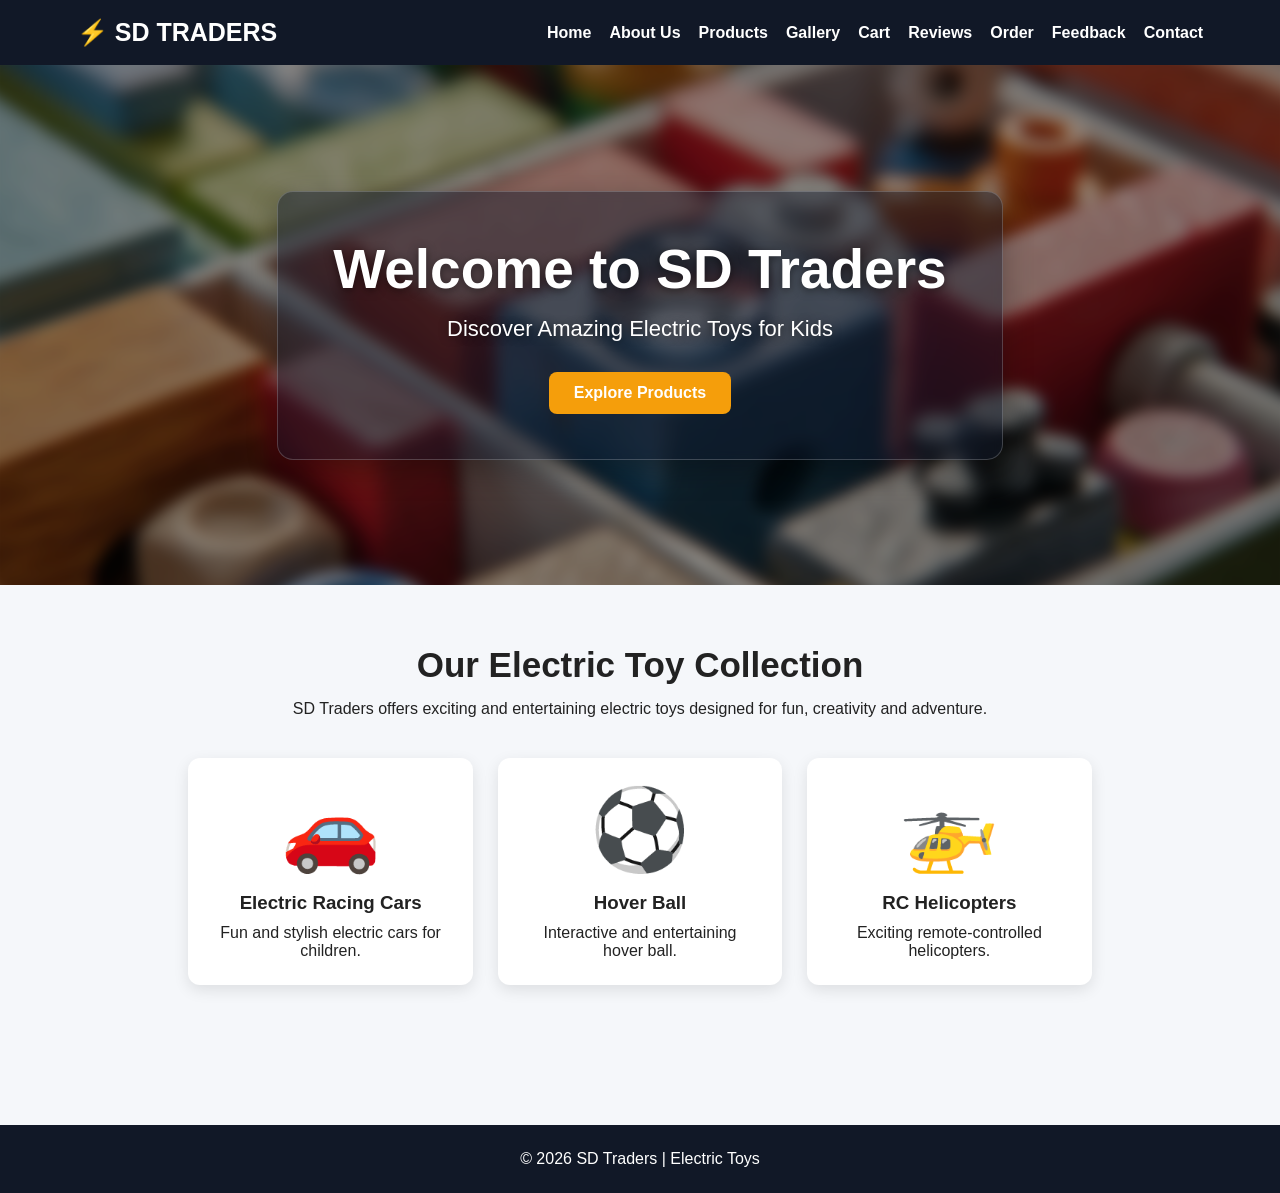
<file: index.html>
﻿<!DOCTYPE html>
<html lang="en">
<head>
    <meta charset="UTF-8">
    <meta name="viewport" content="width=device-width, initial-scale=1.0">
    <title>SD Traders | Electric Toys</title>
    <link rel="stylesheet" href="css/style.css">
</head>
<body>

<header>
    <div class="logo">⚡ SD TRADERS</div>
    <nav>
        <a href="index.html">Home</a>
        <a href="about.html">About Us</a>
        <a href="products.html">Products</a>
        <a href="gallery.html">Gallery</a>
        <a href="cart.html">Cart</a>
        <a href="reviews.html">Reviews</a>
        <a href="order.html">Order</a>
        <a href="feedback.html">Feedback</a>
        <a href="contact.html">Contact</a>
    </nav>
</header>

<section class="hero">
    <div>
        <h1>Welcome to SD Traders</h1>
        <p>Discover Amazing Electric Toys for Kids</p>
        <a href="products.html" class="btn">Explore Products</a>
    </div>
</section>

<section class="welcome">
    <h2>Our Electric Toy Collection</h2>
    <p>
        SD Traders offers exciting and entertaining electric toys
        designed for fun, creativity and adventure.
    </p>

    <div class="cards">
        <div class="card">
            <div class="toy-icon">🚗</div>
            <h3>Electric Racing Cars</h3>
            <p>Fun and stylish electric cars for children.</p>
        </div>

        <div class="card">
            <div class="toy-icon">⚽</div>
            <h3>Hover Ball</h3>
            <p>Interactive and entertaining hover ball.</p>
        </div>

        <div class="card">
            <div class="toy-icon">🚁</div>
            <h3>RC Helicopters</h3>
            <p>Exciting remote-controlled helicopters.</p>
        </div>
    </div>
</section>

<footer>
    <p>© 2026 SD Traders | Electric Toys</p>
</footer>

<script src="js/script.js"></script>
</body>
</html>
</file>
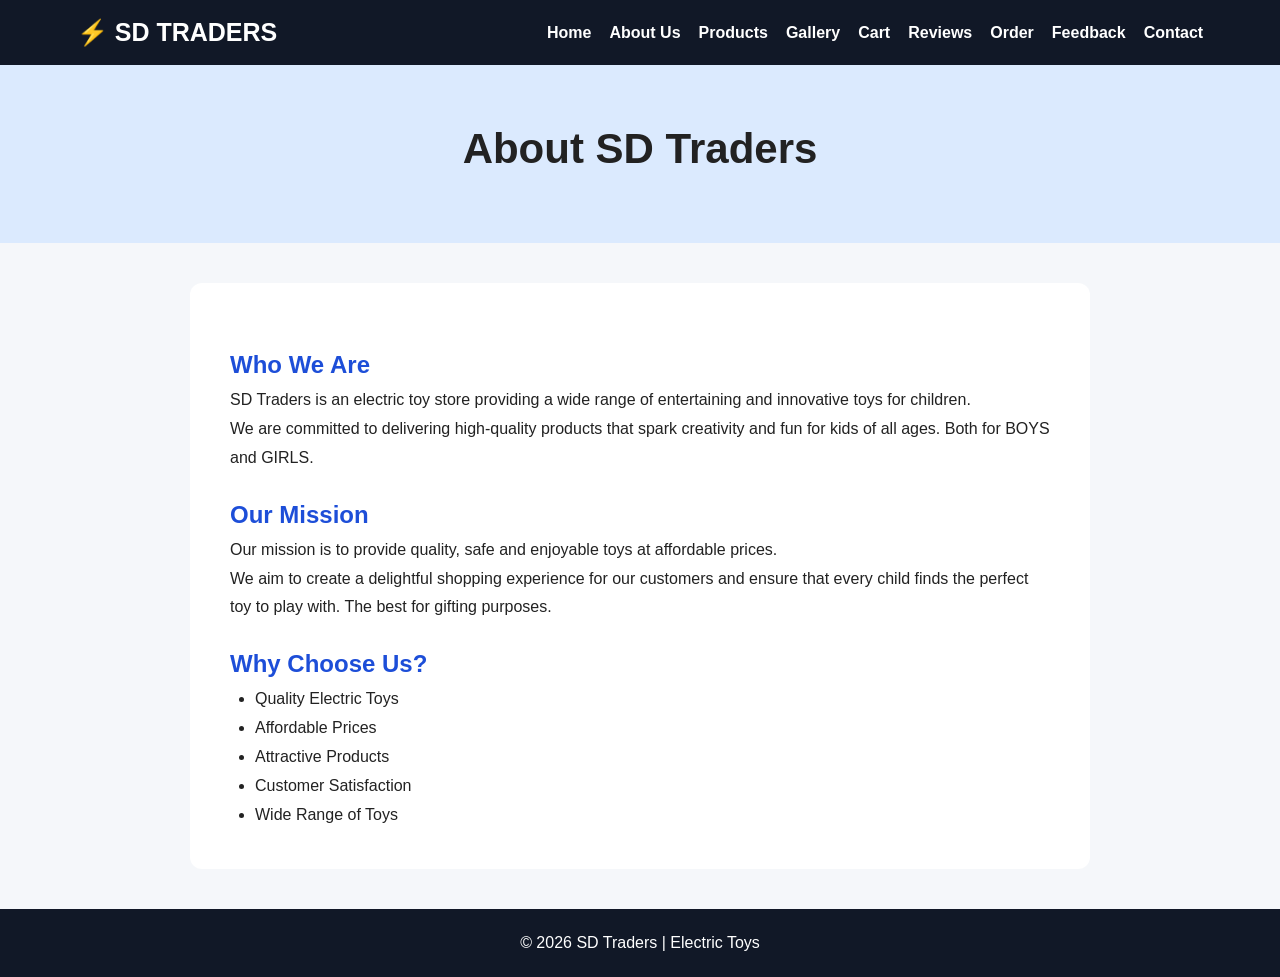
<file: about.html>
﻿<!DOCTYPE html>
<html lang="en">
<head>
    <meta charset="UTF-8">
    <meta name="viewport" content="width=device-width, initial-scale=1.0">
    <title>About Us | SD Traders</title>
    <link rel="stylesheet" href="css/style.css">
</head>
<body>

<header>
    <div class="logo">⚡ SD TRADERS</div>
    <nav>
        <a href="index.html">Home</a>
        <a href="about.html">About Us</a>
        <a href="products.html">Products</a>
        <a href="gallery.html">Gallery</a>
        <a href="cart.html">Cart</a>
        <a href="reviews.html">Reviews</a>
        <a href="order.html">Order</a>
        <a href="feedback.html">Feedback</a>
        <a href="contact.html">Contact</a>
    </nav>
</header>

<section class="page-title">
    <h1>About SD Traders</h1>
</section>

<section class="content">
    <h2>Who We Are</h2>
    <p>
        SD Traders is an electric toy store providing a wide range of
        entertaining and innovative toys for children.
    </p>
    <p>
        We are committed to delivering high-quality products that spark
        creativity and fun for kids of all ages.
        Both for BOYS and GIRLS.
    </p>

    <h2>Our Mission</h2>
    <p>
        Our mission is to provide quality, safe and enjoyable toys
        at affordable prices.
    </p>
    <p>
        We aim to create a delightful shopping experience for our customers
        and ensure that every child finds the perfect toy to play with. The best for gifting purposes.
    </p>

    <h2>Why Choose Us?</h2>
    <ul>
        <li>Quality Electric Toys</li>
        <li>Affordable Prices</li>
        <li>Attractive Products</li>
        <li>Customer Satisfaction</li>
        <li>Wide Range of Toys</li>
    </ul>
</section>

<footer>
    <p>© 2026 SD Traders | Electric Toys</p>
</footer>

<script src="js/script.js"></script>
</body>
</html>
</file>
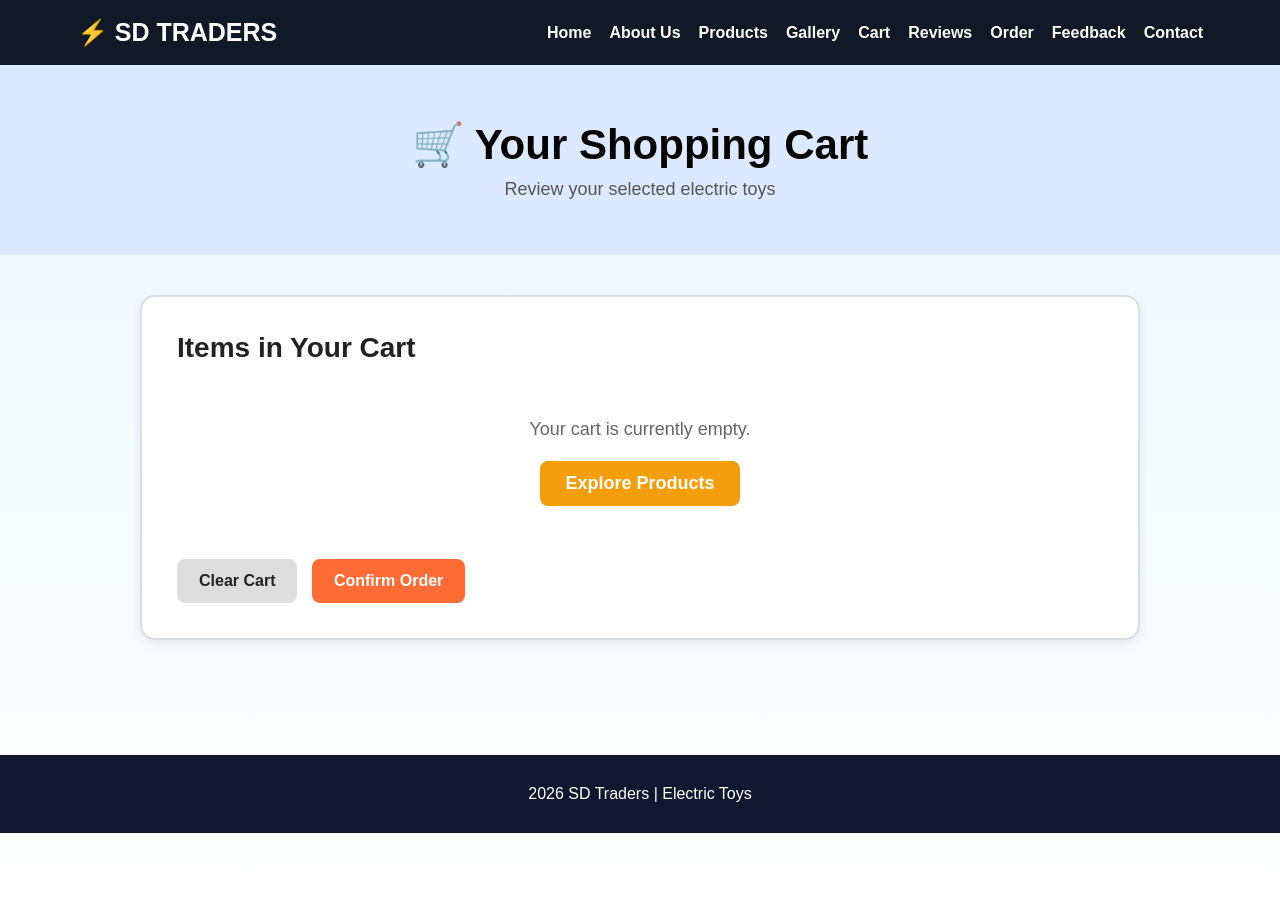
<file: cart.html>
﻿<!DOCTYPE html>
<html lang="en">
<head>
    <meta charset="UTF-8">
    <meta name="viewport" content="width=device-width, initial-scale=1.0">
    <title>Cart | SD Traders</title>
    <link rel="stylesheet" href="css/style.css">

    <style>
        * {
            margin: 0;
            padding: 0;
            box-sizing: border-box;
        }

        body {
            font-family: Arial, sans-serif;
            background: linear-gradient(to bottom, #eaf6ff, #ffffff);
            color: #222;
            min-height: 100vh;
        }



        /* ===== CART SECTION ===== */
        .cart-section {
            min-height: 500px;
            padding: 55px 40px;
        }

        .cart-title {
            text-align: center;
            background:#dbeafe;
            padding:55px 20px;
            margin:-55px -40px 35px -40px;
            
        }

        .cart-title h1 {
            font-size: 42px;
            color:#040405;
            margin-bottom: 10px;
        }

        .cart-title p {
            font-size: 18px;
            color: #555;
        }

        /* ===== CART BOX ===== */
        .cart-container {
            max-width: 1000px;
            margin: 40px auto;
            background: #ffffff;
            padding: 35px;
            border: 2px solid #d9dde5;
            border-radius: 15px;
            box-shadow: 0 4px 12px rgba(0,0,0,0.08);
        }

        .cart-container h2 {
            font-size: 28px;
            margin-bottom: 20px;
        }

        #cartItems {
            min-height: 100px;
        }

        .empty-cart {
            text-align: center;
            padding: 35px;
            color: #666;
            font-size: 18px;
        }

        /* ===== BUTTONS ===== */
        button {
            border: none;
            border-radius: 8px;
            padding: 13px 22px;
            font-size: 16px;
            font-weight: bold;
            cursor: pointer;
            margin-right: 10px;
        }

        .clear-btn {
            background: #ddd;
            color: #222;
        }

        .clear-btn:hover {
            background: #bbb;
        }

        .order-btn {
            background: #ff6b35;
            color: white;
        }

        .order-btn:hover {
            background: #e85525;
        }

        /* ===== FOOTER ===== */
        footer {
            background: #10172f;
            color: white;
            text-align: center;
            padding: 30px;
            margin-top: 20px;
            font-size: 16px;
        }

        /* ===== MOBILE ===== */
        @media (max-width: 800px) {

            header {
                height: auto;
                padding: 20px;
                flex-direction: column;
                gap: 15px;
            }

            nav {
                gap: 12px;
                flex-wrap: wrap;
                justify-content: center;
            }

            nav a {
                font-size: 14px;
            }

            .cart-section {
                padding: 35px 15px;
            }

            .cart-title h1 {
                font-size: 32px;
            }

            .cart-container {
                padding: 20px;
            }
        }
    </style>
</head>

<body>

<header>
    <div class="logo">⚡ SD TRADERS</div>
    <nav>
        <a href="index.html">Home</a>
        <a href="about.html">About Us</a>
        <a href="products.html">Products</a>
        <a href="gallery.html">Gallery</a>
        <a href="cart.html">Cart</a>
        <a href="reviews.html">Reviews</a>
        <a href="order.html">Order</a>
        <a href="feedback.html">Feedback</a>
        <a href="contact.html">Contact</a>
    </nav>
</header>


    <!-- CART -->
    <section class="cart-section">

        <div class="cart-title">
            <h1>🛒 Your Shopping Cart</h1>
            <p>Review your selected electric toys</p>
        </div>

        <div class="cart-container">

            <h2>Items in Your Cart</h2>

            <div id="cartItems">
                <div class="empty-cart">
                    Your cart is empty.
                </div>
            </div>

            <br>

            <button class="clear-btn" onclick="clearCart()">
                Clear Cart
            </button>

            <button class="order-btn" onclick="proceedToOrder()">
                Confirm Order
            </button>

        </div>

    </section>


    <!-- FOOTER -->
    <footer>
        2026 SD Traders | Electric Toys
    </footer>


    <script>
        function loadCart() {
            let cart = JSON.parse(localStorage.getItem("cart")) || [];
            let container = document.getElementById("cartItems");
            
            if (cart.length === 0) {
                container.innerHTML = '<div class="empty-cart">Your cart is currently empty.<br><br><a href="products.html" class="btn">Explore Products</a></div>';
                return;
            }

            let html = `
                <table style="width:100%; border-collapse:collapse; margin-top:10px; text-align:left;">
                    <thead>
                        <tr style="background:#111827; color:white;">
                            <th style="padding:12px;">Customer</th>
                            <th style="padding:12px;">Product</th>
                            <th style="padding:12px;">Price</th>
                            <th style="padding:12px;">Quantity</th>
                            <th style="padding:12px;">Subtotal</th>
                        </tr>
                    </thead>
                    <tbody>
            `;

            let grandTotal = 0;
            cart.forEach((item) => {
                let subtotal = item.price * item.quantity;
                grandTotal += subtotal;
                let customerInfo = item.customerName ? `${item.customerName}<br><small style="color:#64748b;">${item.customerEmail || ''}</small>` : 'Guest';
                html += `
                    <tr style="border-bottom:1px solid #e2e8f0;">
                        <td style="padding:12px; font-weight:bold; color:#0f172a;">${customerInfo}</td>
                        <td style="padding:12px; font-weight:bold; color:#2563eb;">${item.name}</td>
                        <td style="padding:12px;">₹${item.price}</td>
                        <td style="padding:12px;">${item.quantity}</td>
                        <td style="padding:12px; font-weight:bold; color:#15803d;">₹${subtotal}</td>
                    </tr>
                `;
            });

            html += `
                    </tbody>
                </table>
                <div style="text-align:right; margin-top:15px; font-size:20px; font-weight:bold; color:#111827;">
                    Total Amount: ₹${grandTotal}
                </div>
            `;

            container.innerHTML = html;
        }

        function clearCart() {
            localStorage.removeItem("cart");
            loadCart();
        }

        function proceedToOrder() {
            let cart = JSON.parse(localStorage.getItem("cart")) || [];
            if (cart.length === 0) {
                alert("Your cart is empty! Please add or order a product first.");
                window.location.href = "products.html";
                return;
            }

            let firstItem = cart[0];
            let name = firstItem.customerName || "Customer";
            let email = firstItem.customerEmail || "your email";
            let grandTotal = cart.reduce((acc, curr) => acc + (curr.price * curr.quantity), 0);

            let container = document.getElementById("cartItems");
            container.innerHTML = `
                <div class="success" style="margin-top:10px; text-align:center; padding:30px; border-radius:12px; background:#dcfce7; border:2px solid #86efac;">
                    <h2 style="color:#166534; font-size:32px; margin-bottom:10px;">🎉 Order Confirmed!</h2>
                    <p style="font-size:20px; color:#15803d; font-weight:bold;">Thank you <u>${name}</u> for your purchase!</p>
                    <p style="font-size:16px; color:#166534; margin-top:12px; line-height:1.6;">
                        Your order totaling <b>₹${grandTotal}</b> has been successfully processed.<br>
                        We will contact you at <b>${email}</b> with shipping details.
                    </p>
                    <br>
                    <a href="products.html" class="btn" style="background:#166534;">Continue Shopping</a>
                </div>
            `;

            localStorage.removeItem("cart");
        }

        window.addEventListener("DOMContentLoaded", loadCart);
    </script>

</body>
</html>
</file>
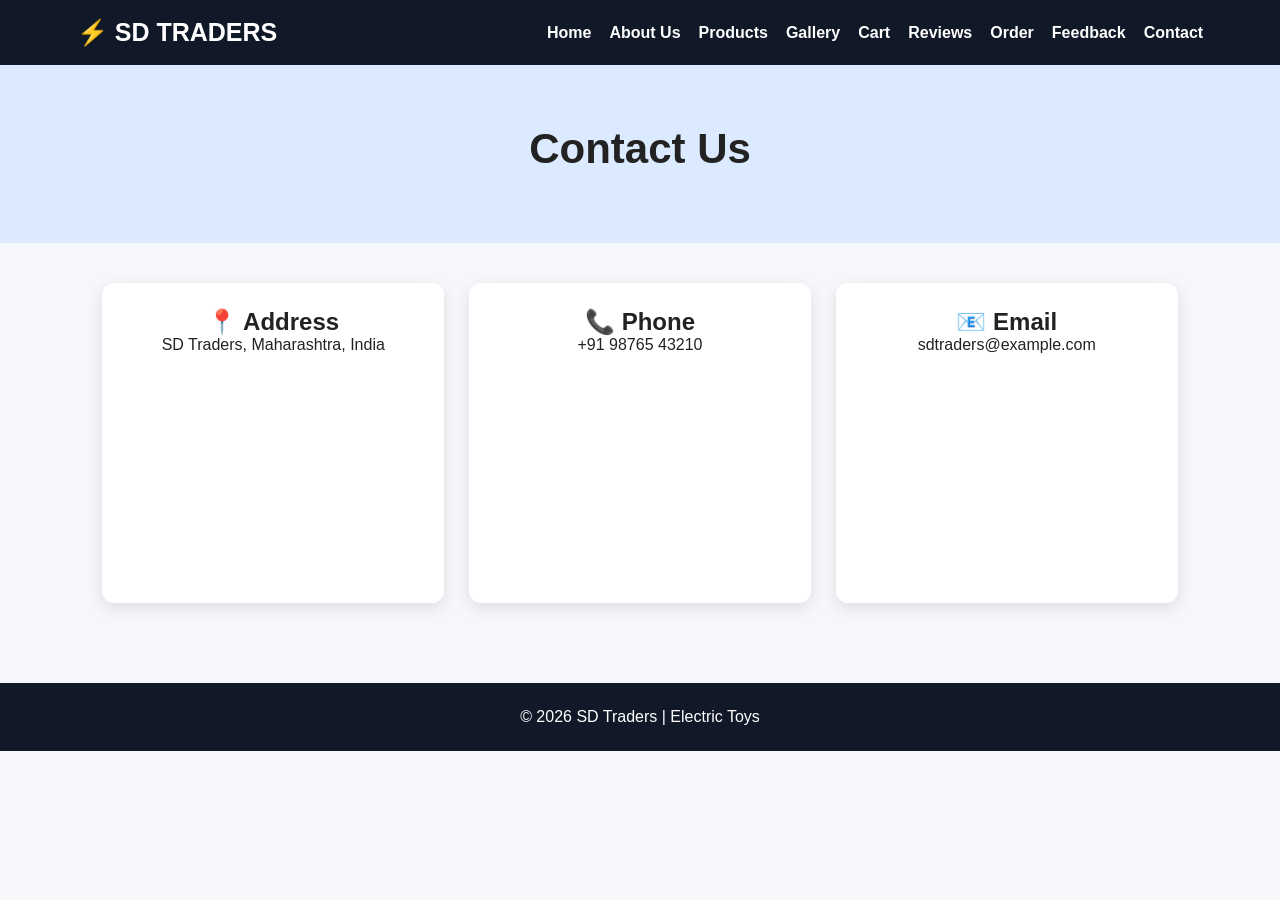
<file: contact.html>
<!DOCTYPE html>
<html lang="en">
<head>
    <meta charset="UTF-8">
    <meta name="viewport" content="width=device-width, initial-scale=1.0">
    <title>Contact | SD Traders</title>
    <link rel="stylesheet" href="css/style.css">
</head>
<body>

<header>
    <div class="logo">⚡ SD TRADERS</div>
    <nav>
        <a href="index.html">Home</a>
        <a href="about.html">About Us</a>
        <a href="products.html">Products</a>
        <a href="gallery.html">Gallery</a>
        <a href="cart.html">Cart</a>
        <a href="reviews.html">Reviews</a>
        <a href="order.html">Order</a>
        <a href="feedback.html">Feedback</a>
        <a href="contact.html">Contact</a>
    </nav>
</header>

<section class="page-title">
    <h1>Contact Us</h1>
</section>

<section class="contact">
    <div class="contact-box">
        <h2>📍 Address</h2>
        <p>SD Traders, Maharashtra, India</p>
    </div>

    <div class="contact-box">
        <h2>📞 Phone</h2>
        <p>+91 98765 43210</p>
    </div>

    <div class="contact-box">
        <h2>📧 Email</h2>
        <p>sdtraders@example.com</p>
    </div>
</section>

<footer>
    <p>© 2026 SD Traders | Electric Toys</p>
</footer>

<script src="js/script.js"></script>
</body>
</html>
</file>
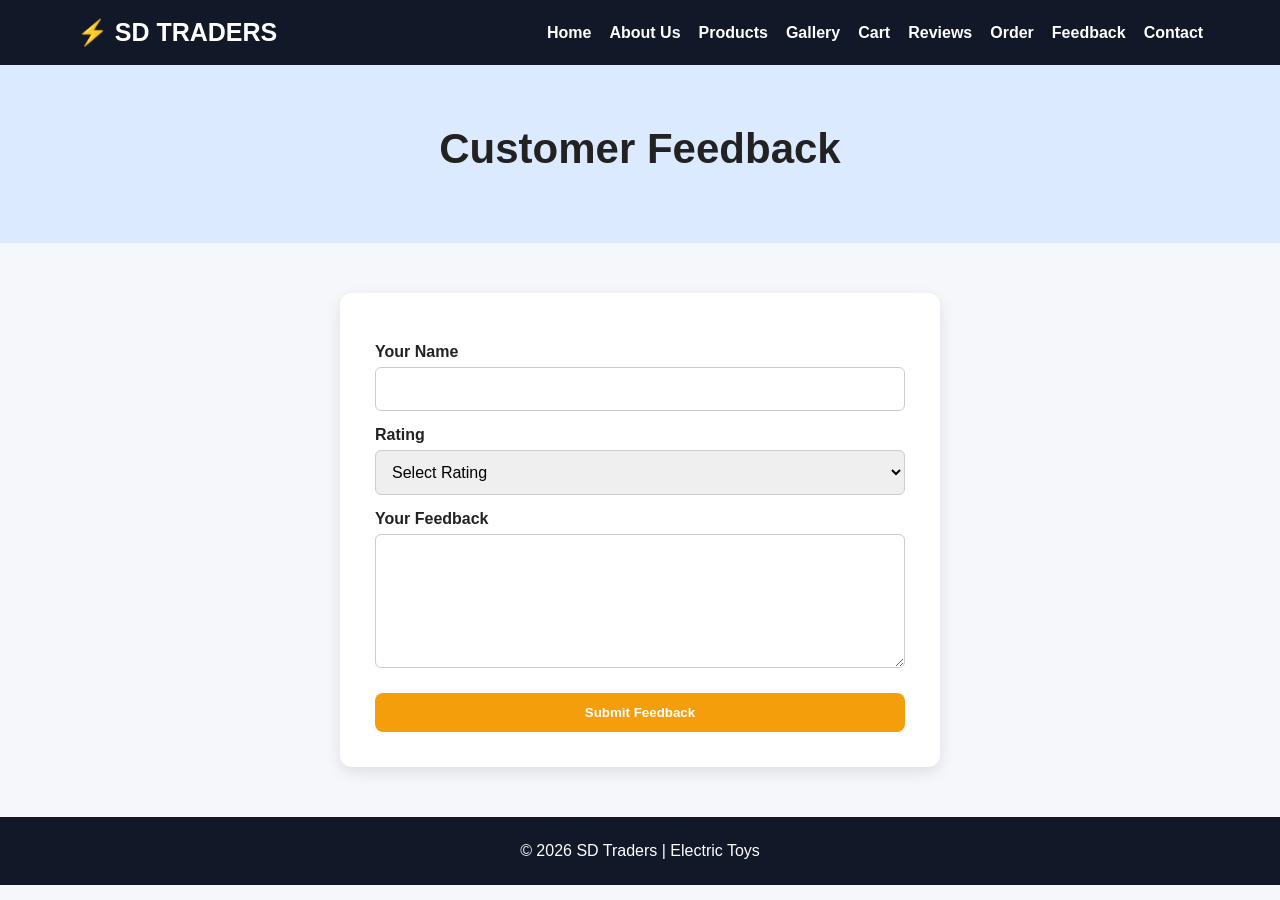
<file: feedback.html>
<!DOCTYPE html>
<html lang="en">
<head>
    <meta charset="UTF-8">
    <meta name="viewport" content="width=device-width, initial-scale=1.0">
    <title>Feedback | SD Traders</title>
    <link rel="stylesheet" href="css/style.css">
</head>
<body>

<header>
    <div class="logo">⚡ SD TRADERS</div>
    <nav>
        <a href="index.html">Home</a>
        <a href="about.html">About Us</a>
        <a href="products.html">Products</a>
        <a href="gallery.html">Gallery</a>
        <a href="cart.html">Cart</a>
        <a href="reviews.html">Reviews</a>
        <a href="order.html">Order</a>
        <a href="feedback.html">Feedback</a>
        <a href="contact.html">Contact</a>
    </nav>
</header>

<section class="page-title">
    <h1>Customer Feedback</h1>
</section>

<section class="form-container">

    <div id="successMsg" style="display:none;" class="success">
        <h2>🙏 Thank You!</h2>
        <p id="successText"></p>
        <a href="index.html" class="btn" style="margin-top:12px; display:inline-block;">Back to Home</a>
    </div>

    <form id="feedbackForm" onsubmit="return submitFeedback(event)">
        <label>Your Name</label>
        <input type="text" name="name" id="name" required>

        <label>Rating</label>
        <select name="rating" id="rating" required>
            <option value="">Select Rating</option>
            <option value="5">⭐⭐⭐⭐⭐ (5 - Excellent)</option>
            <option value="4">⭐⭐⭐⭐ (4 - Good)</option>
            <option value="3">⭐⭐⭐ (3 - Average)</option>
            <option value="2">⭐⭐ (2 - Poor)</option>
            <option value="1">⭐ (1 - Bad)</option>
        </select>

        <label>Your Feedback</label>
        <textarea name="message" id="message" rows="6" required></textarea>

        <button type="submit" class="btn">Submit Feedback</button>
    </form>

</section>

<footer>
    <p>© 2026 SD Traders | Electric Toys</p>
</footer>

<script>
    function submitFeedback(e) {
        e.preventDefault();

        let name = document.getElementById("name").value.trim();
        let rating = document.getElementById("rating").value;
        let message = document.getElementById("message").value.trim();

        if (!name) { alert("Please enter your name."); return false; }
        if (!rating) { alert("Please select a rating."); return false; }
        if (!message) { alert("Please write your feedback."); return false; }

        document.getElementById("feedbackForm").style.display = "none";
        document.getElementById("successMsg").style.display = "block";
        document.getElementById("successText").innerHTML =
            `Thank you <b>${name}</b> for your feedback!<br>Your rating: <b>${rating}/5</b><br>Message: "${message}"`;

        return false;
    }
</script>
</body>
</html>
</file>
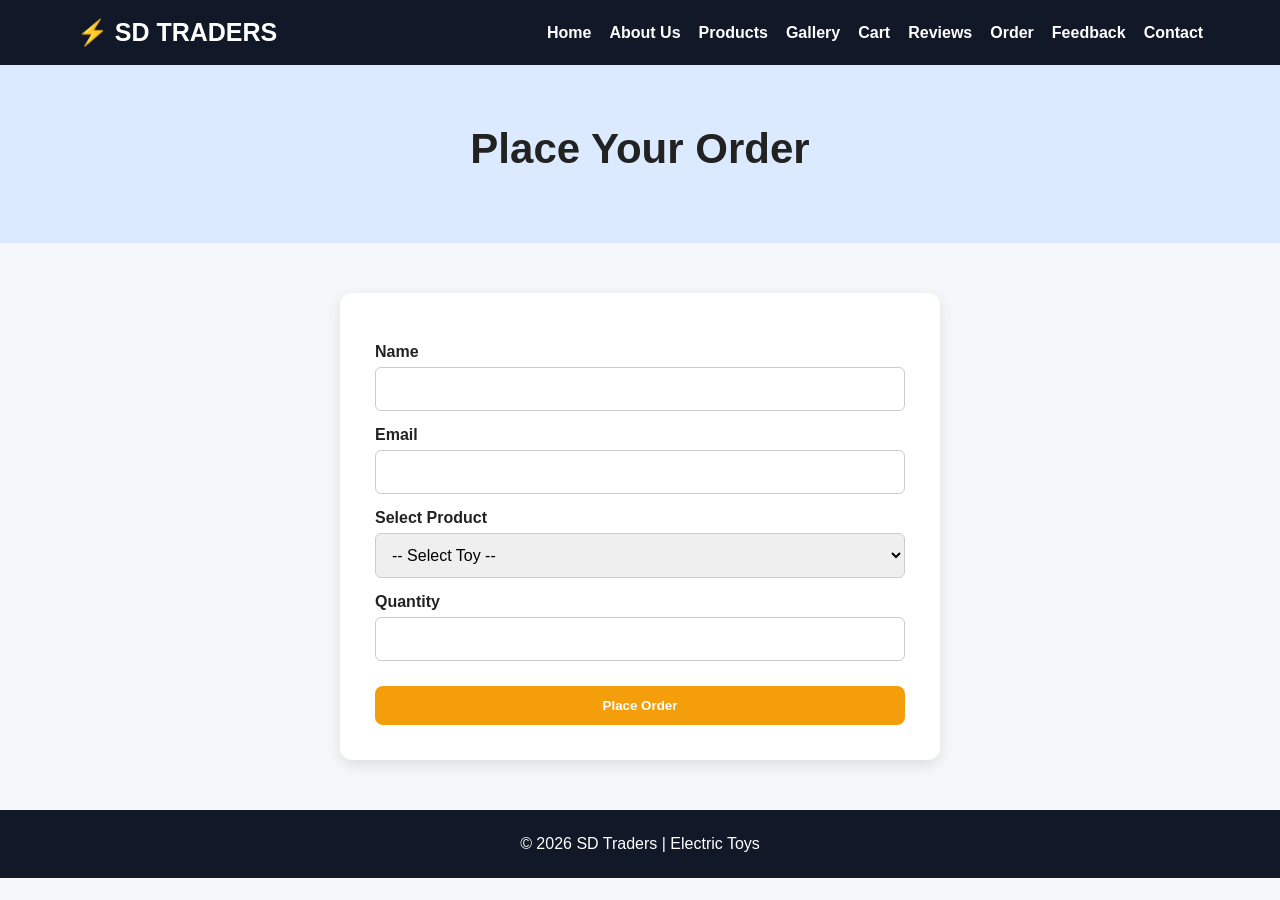
<file: order.html>
<!DOCTYPE html>
<html lang="en">
<head>
    <meta charset="UTF-8">
    <meta name="viewport" content="width=device-width, initial-scale=1.0">
    <title>Order | SD Traders</title>
    <link rel="stylesheet" href="css/style.css">
</head>
<body>

<header>
    <div class="logo">⚡ SD TRADERS</div>
    <nav>
        <a href="index.html">Home</a>
        <a href="about.html">About Us</a>
        <a href="products.html">Products</a>
        <a href="gallery.html">Gallery</a>
        <a href="cart.html">Cart</a>
        <a href="reviews.html">Reviews</a>
        <a href="order.html">Order</a>
        <a href="feedback.html">Feedback</a>
        <a href="contact.html">Contact</a>
    </nav>
</header>

<section class="page-title">
    <h1>Place Your Order</h1>
</section>

<section class="form-container">

    <div id="successMsg" style="display:none;" class="success">
        <h2>✅ Order Received!</h2>
        <p id="successText"></p>
        <a href="cart.html" class="btn" style="margin-top:12px; display:inline-block;">View Cart</a>
    </div>

    <form id="orderForm" onsubmit="return submitOrder(event)">
        <label>Name</label>
        <input type="text" name="name" id="name" required>

        <label>Email</label>
        <input type="email" name="email" id="email" required>

        <label>Select Product</label>
        <select name="product" id="product" required>
            <option value="">-- Select Toy --</option>
            <option>Electric Racing Car</option>
            <option>Hover Ball</option>
            <option>RC Helicopter</option>
            <option>RC Drift Car</option>
            <option>Smart Robot</option>
            <option>Electric Bike</option>
        </select>

        <label>Quantity</label>
        <input type="number" name="quantity" id="quantity" min="1" max="10" required>

        <button type="submit" class="btn">Place Order</button>
    </form>

</section>

<footer>
    <p>© 2026 SD Traders | Electric Toys</p>
</footer>

<script src="js/script.js"></script>
<script>
    function submitOrder(e) {
        e.preventDefault();

        let name = document.getElementById("name").value.trim();
        let email = document.getElementById("email").value.trim();
        let product = document.getElementById("product").value;
        let quantity = parseInt(document.getElementById("quantity").value) || 1;

        if (!name) { alert("Please enter your name."); return false; }
        if (!email) { alert("Please enter your email."); return false; }
        if (!product) { alert("Please select a product."); return false; }
        if (quantity < 1) { alert("Quantity must be at least 1."); return false; }

        const prices = {
            "Electric Racing Car": 1499, "Hover Ball": 520,
            "RC Helicopter": 1799, "RC Drift Car": 1870,
            "Smart Robot": 999, "Electric Bike": 2499
        };
        let price = prices[product] || 1200;

        let cart = JSON.parse(localStorage.getItem("cart")) || [];
        let existing = cart.find(item => item.name.toLowerCase() === product.toLowerCase());
        if (existing) {
            existing.quantity += quantity;
            existing.customerName = name;
            existing.customerEmail = email;
        } else {
            cart.push({ customerName: name, customerEmail: email, name: product, price: price, quantity: quantity });
        }
        localStorage.setItem("cart", JSON.stringify(cart));

        document.getElementById("orderForm").style.display = "none";
        document.getElementById("successMsg").style.display = "block";
        document.getElementById("successText").innerHTML =
            `Thank you <b>${name}</b>! Your order for <b>${quantity}x ${product}</b> has been placed.<br>We will contact you at <b>${email}</b>.`;

        return false;
    }

    window.onload = function() { autoFillOrderForm(); };
</script>
</body>
</html>
</file>
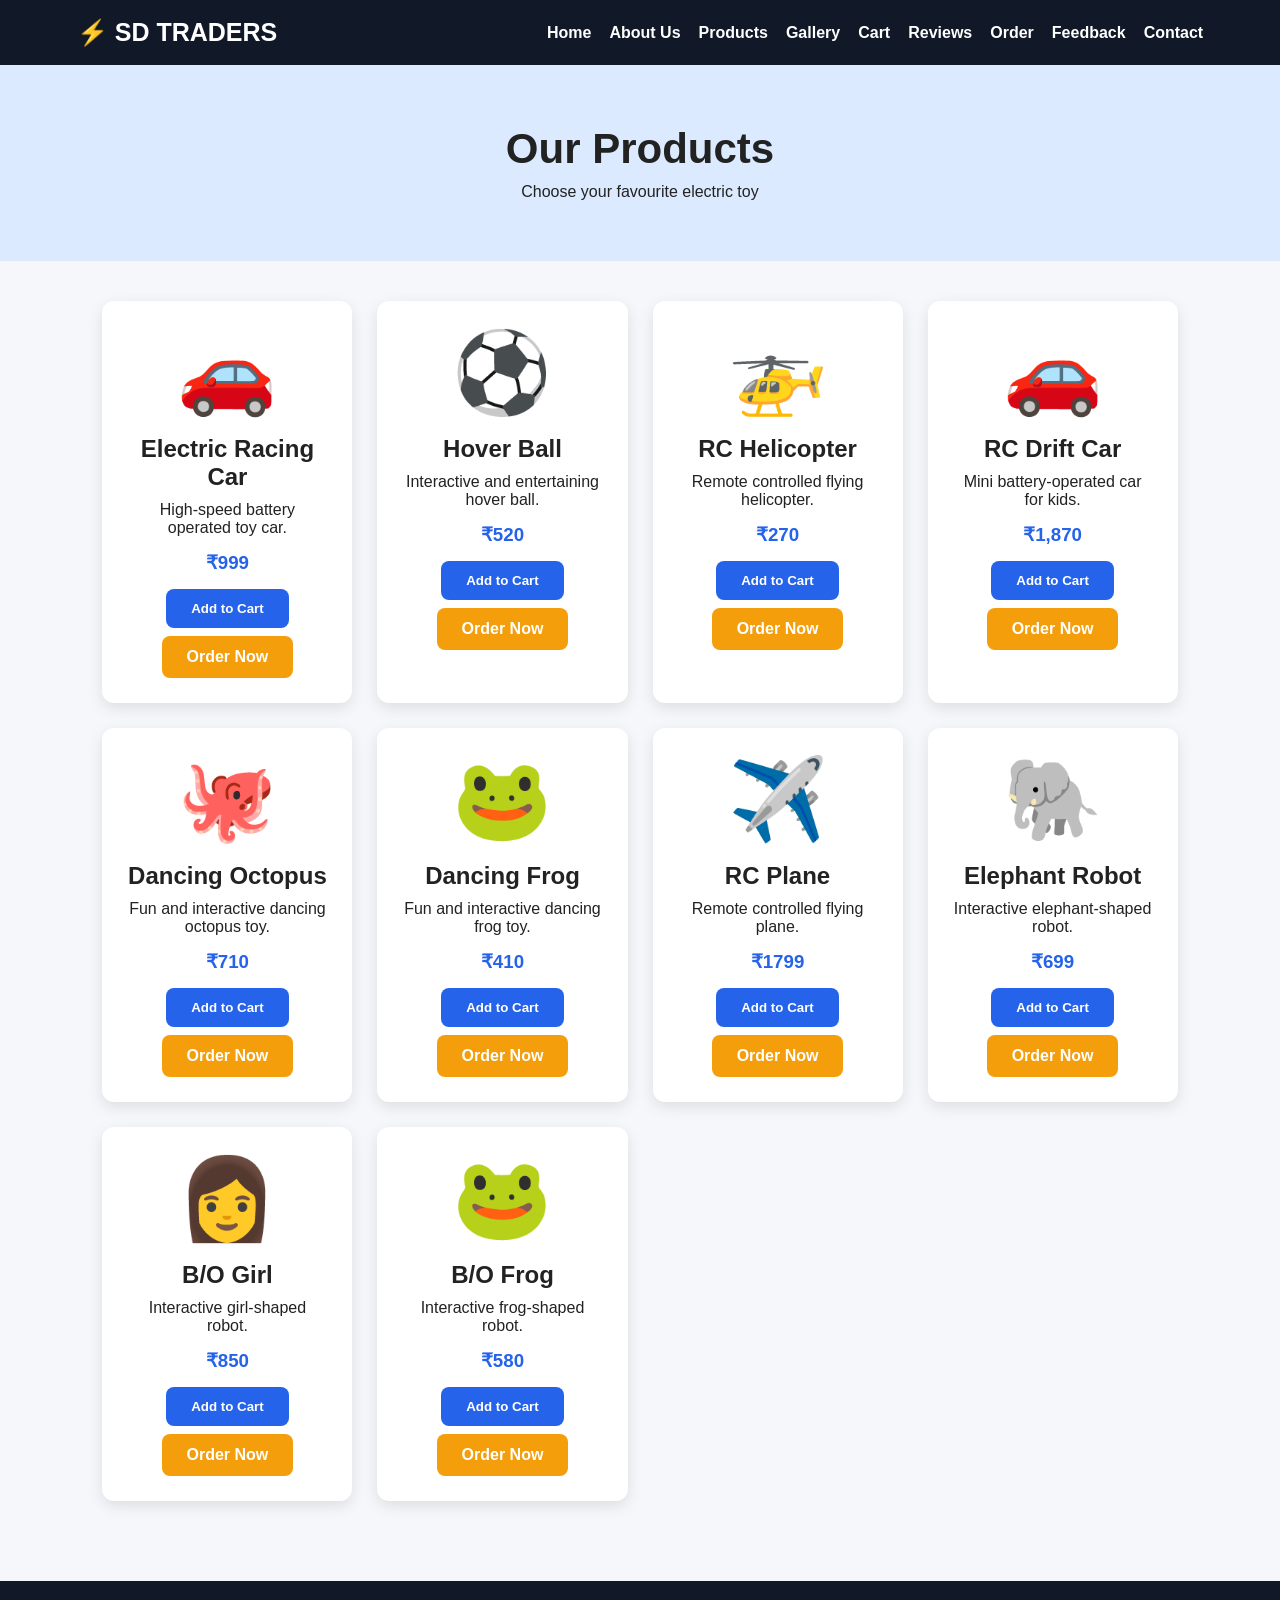
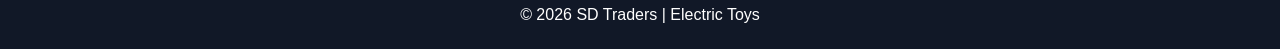
<file: products.html>
﻿<!DOCTYPE html>
<html lang="en">
<head>
    <meta charset="UTF-8">
    <meta name="viewport" content="width=device-width, initial-scale=1.0">
    <title>Products | SD Traders</title>
    <link rel="stylesheet" href="css/style.css">
</head>
<body>

<header>
    <div class="logo">⚡ SD TRADERS</div>
    <nav>
        <a href="index.html">Home</a>
        <a href="about.html">About Us</a>
        <a href="products.html">Products</a>
        <a href="gallery.html">Gallery</a>
        <a href="cart.html">Cart</a>
        <a href="reviews.html">Reviews</a>
        <a href="order.html">Order</a>
        <a href="feedback.html">Feedback</a>
        <a href="contact.html">Contact</a>
    </nav>
</header>

<section class="page-title">
    <h1>Our Products</h1>
    <p>Choose your favourite electric toy</p>
</section>

<section class="products">
    <div class="product">
        <div class="product-img">🚗</div>
        <h2>Electric Racing Car</h2>
        <p>High-speed battery operated toy car.</p>
        <h3>₹999</h3>
        <button onclick="addToCart('Electric Racing Car', 999)" class="btn" style="background:#2563eb; margin-bottom:8px; display:inline-block;">Add to Cart</button>
        <a href="order.php?product=Electric%20Racing%20Car&quantity=1" class="btn">Order Now</a>
    </div>

    <div class="product">
        <div class="product-img">⚽</div>
        <h2>Hover Ball</h2>
        <p>Interactive and entertaining hover ball.</p>
        <h3>₹520</h3>
        <button onclick="addToCart('Hover Ball', 520)" class="btn" style="background:#2563eb; margin-bottom:8px; display:inline-block;">Add to Cart</button>
        <a href="order.php?product=Hover%20Ball&quantity=1" class="btn">Order Now</a>
    </div>

    <div class="product">
        <div class="product-img">🚁</div>
        <h2>RC Helicopter</h2>
        <p>Remote controlled flying helicopter.</p>
        <h3>₹270</h3>
        <button onclick="addToCart('RC Helicopter', 270)" class="btn" style="background:#2563eb; margin-bottom:8px; display:inline-block;">Add to Cart</button>
        <a href="order.php?product=RC%20Helicopter&quantity=1" class="btn">Order Now</a>
    </div>

    <div class="product">
        <div class="product-img">🚗</div>
        <h2>RC Drift Car</h2>
        <p>Mini battery-operated car for kids.</p>
        <h3>₹1,870</h3>
        <button onclick="addToCart('RC Drift Car', 1870)" class="btn" style="background:#2563eb; margin-bottom:8px; display:inline-block;">Add to Cart</button>
        <a href="order.php?product=RC%20Drift%20Car&quantity=1" class="btn">Order Now</a>
    </div>
    <div class="product">
        <div class="product-img">🐙</div>
        <h2>Dancing Octopus</h2>
        <p>Fun and interactive dancing octopus toy.</p>
        <h3>₹710</h3>
        <button onclick="addToCart('Dancing Octopus', 710)" class="btn" style="background:#2563eb; margin-bottom:8px; display:inline-block;">Add to Cart</button>
        <a href="order.php?product=Dancing%20Octopus&quantity=1" class="btn">Order Now</a>
    </div>
    <div class="product">
        <div class="product-img">🐸</div>
        <h2>Dancing Frog</h2>
        <p>Fun and interactive dancing frog toy.</p>
        <h3>₹410</h3>
        <button onclick="addToCart('Dancing Frog', 410)" class="btn" style="background:#2563eb; margin-bottom:8px; display:inline-block;">Add to Cart</button>
        <a href="order.php?product=Dancing%20Frog&quantity=1" class="btn">Order Now</a>
    </div>
    <div class="product">
        <div class="product-img">✈️</div>
        <h2>RC Plane</h2>
        <p>Remote controlled flying plane.</p>
        <h3>₹1799</h3>
        <button onclick="addToCart('RC Plane', 1799)" class="btn" style="background:#2563eb; margin-bottom:8px; display:inline-block;">Add to Cart</button>
        <a href="order.php?product=RC%20Plane&quantity=1" class="btn">Order Now</a>
    </div>
    <div class="product">
        <div class="product-img">🐘</div>
        <h2>Elephant Robot</h2>
        <p>Interactive elephant-shaped robot.</p>
        <h3>₹699</h3>
        <button onclick="addToCart('Elephant Robot', 699)" class="btn" style="background:#2563eb; margin-bottom:8px; display:inline-block;">Add to Cart</button>
        <a href="order.php?product=Elephant%20Robot&quantity=1" class="btn">Order Now</a>
    </div>
    <div class="product">
        <div class="product-img">👩</div>
        <h2>B/O Girl</h2>
        <p>Interactive girl-shaped robot.</p>
        <h3>₹850</h3>
        <button onclick="addToCart('B/O Girl', 850)" class="btn" style="background:#2563eb; margin-bottom:8px; display:inline-block;">Add to Cart</button>
        <a href="order.php?product=B/O%20Girl&quantity=1" class="btn">Order Now</a>
    </div>
    <div class="product">
        <div class="product-img">🐸</div>
        <h2>B/O Frog</h2>
        <p>Interactive frog-shaped robot.</p>
        <h3>₹580</h3>
        <button onclick="addToCart('B/O Frog', 650)" class="btn" style="background:#2563eb; margin-bottom:8px; display:inline-block;">Add to Cart</button>
        <a href="order.php?product=B/O%20Frog&quantity=1" class="btn">Order Now</a>
</section>

<footer>
    <p>© 2026 SD Traders | Electric Toys</p>
</footer>

<script src="js/script.js"></script>
</body>
</html>
</file>
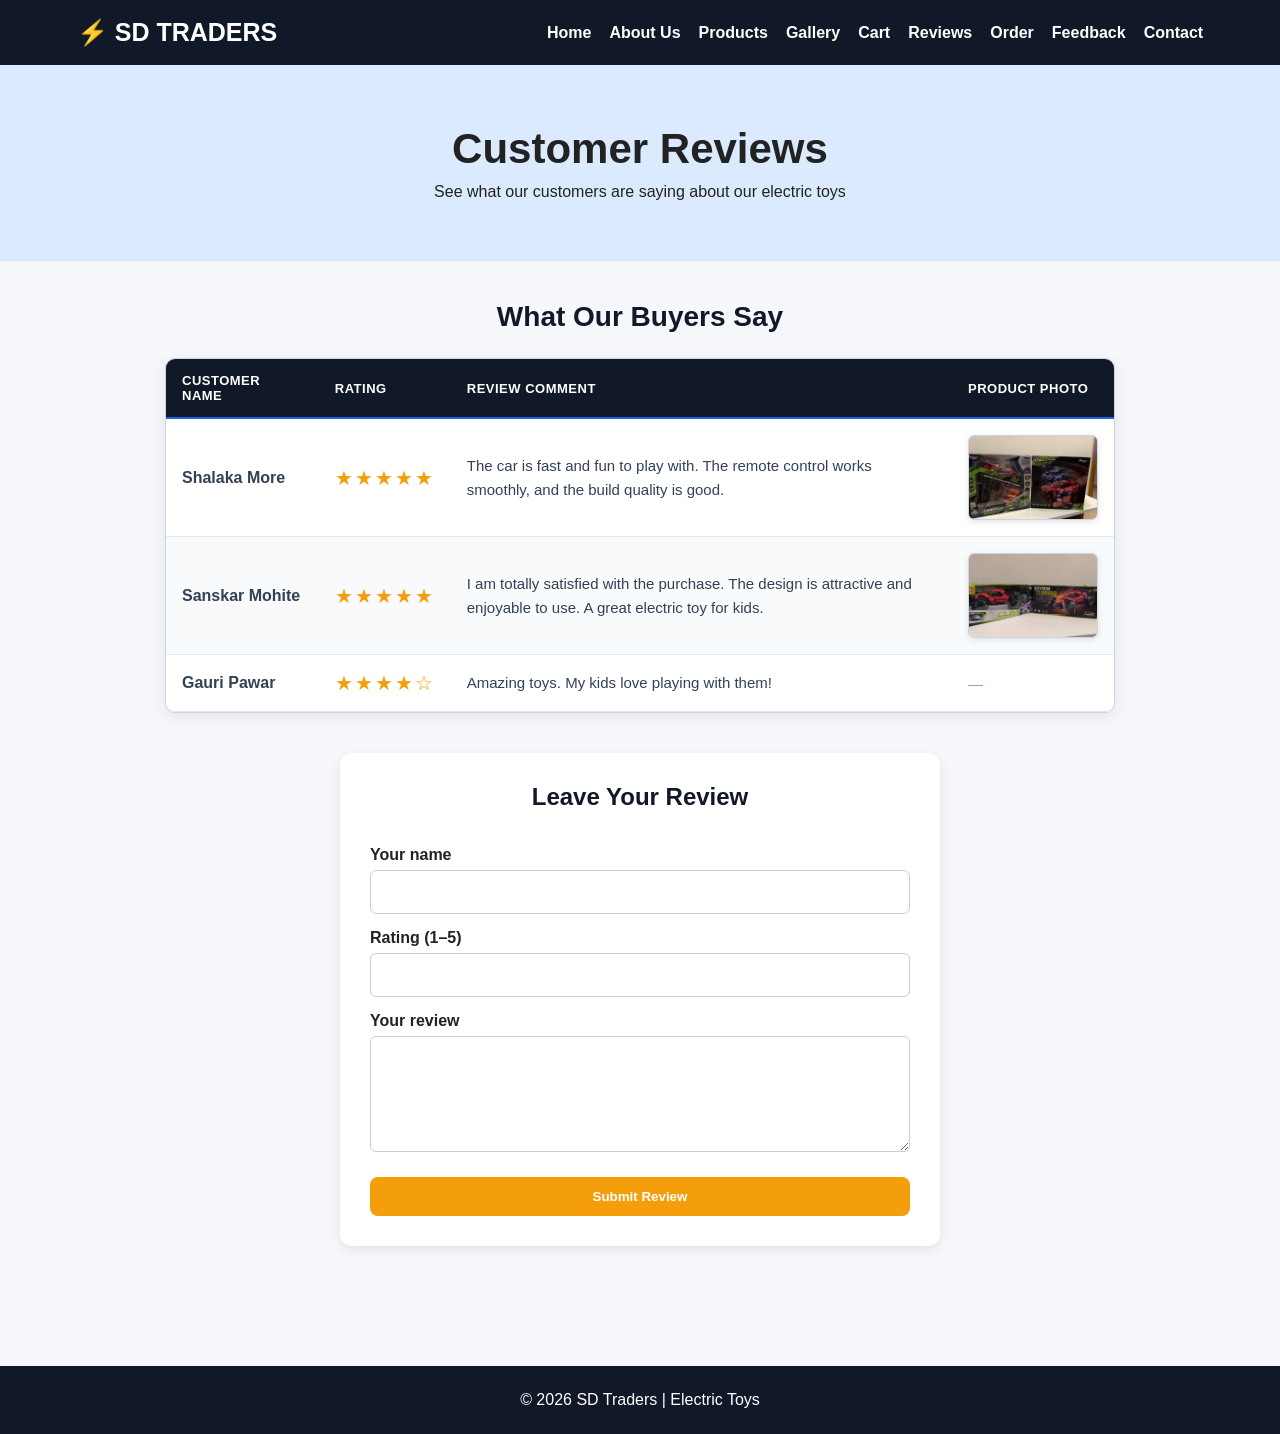
<file: reviews.html>
﻿<!DOCTYPE html>
<html lang="en">
<head>
    <meta charset="UTF-8">
    <meta name="viewport" content="width=device-width, initial-scale=1.0">
    <title>Customer Reviews | SD Traders</title>
    <link rel="stylesheet" href="css/style.css">

    <style>
        .section {
            max-width: 950px;
            margin: 0 auto;
        }

        .table-responsive {
            width: 100%;
            overflow-x: auto;
            background: #ffffff;
            border-radius: 10px;
            box-shadow: 0 4px 15px rgba(0, 0, 0, 0.08);
            margin-top: 15px;
            margin-bottom: 35px;
            border: 1px solid #cbd5e1;
        }

        .reviews-table {
            width: 100%;
            border-collapse: collapse;
            text-align: left;
            font-size: 15px;
        }

        .reviews-table th {
            background-color: #111827;
            color: #ffffff;
            padding: 14px 16px;
            font-weight: bold;
            text-transform: uppercase;
            font-size: 13px;
            letter-spacing: 0.5px;
            border-bottom: 2px solid #2563eb;
            text-align: left;
        }

        .reviews-table td {
            padding: 16px;
            border-bottom: 1px solid #e2e8f0;
            vertical-align: middle;
            color: #334155;
            text-align: left;
        }

        .reviews-table tbody tr:nth-child(even) {
            background-color: #f8fafc;
        }

        .reviews-table tbody tr:hover {
            background-color: #f1f5f9;
        }

        .reviewer-name {
            font-weight: bold;
            color: #0f172a;
            font-size: 16px;
            white-space: nowrap;
            text-align: left;
        }

        .stars {
            color: #f59e0b;
            font-size: 1.25rem;
            letter-spacing: 2px;
            white-space: nowrap;
            text-align: left;
        }

        .review-text {
            line-height: 1.6;
            color: #334155;
            text-align: left;
        }

        .review-photo img {
            width: 130px;
            height: 85px;
            object-fit: cover;
            border-radius: 6px;
            border: 1px solid #cbd5e1;
            display: block;
            box-shadow: 0 2px 6px rgba(0,0,0,0.1);
        }

        .no-photo {
            color: #94a3b8;
            font-style: italic;
        }

        .review-form-container {
            max-width: 600px;
            margin: 40px auto;
            background: white;
            padding: 30px;
            border-radius: 12px;
            box-shadow: 0 4px 12px rgba(0, 0, 0, 0.08);
        }

        .review-form-container h2 {
            margin-bottom: 20px;
            color: #111827;
            text-align: center;
        }
    </style>
</head>
<body>

<header>
    <div class="logo">⚡ SD TRADERS</div>
    <nav>
        <a href="index.html">Home</a>
        <a href="about.html">About Us</a>
        <a href="products.html">Products</a>
        <a href="gallery.html">Gallery</a>
        <a href="cart.html">Cart</a>
        <a href="reviews.html">Reviews</a>
        <a href="order.html">Order</a>
        <a href="feedback.html">Feedback</a>
        <a href="contact.html">Contact</a>
    </nav>
</header>

<section class="page-title">
    <h1>Customer Reviews</h1>
    <p>See what our customers are saying about our electric toys</p>
</section>

<main style="padding: 40px 8%;">
    <section class="section" aria-labelledby="customer-reviews-heading">
        <h2 id="customer-reviews-heading" style="text-align: center; margin-bottom: 25px; font-size: 28px; color: #111827;">What Our Buyers Say</h2>

        <div class="table-responsive">
            <table class="reviews-table">
                <thead>
                    <tr>
                        <th>Customer Name</th>
                        <th>Rating</th>
                        <th>Review Comment</th>
                        <th>Product Photo</th>
                    </tr>
                </thead>
                <tbody>
                    <tr>
                        <td class="reviewer-name">Shalaka More</td>
                        <td><div class="stars" role="img" aria-label="5 out of 5 stars">★★★★★</div></td>
                        <td class="review-text">The car is fast and fun to play with. The remote control works smoothly, and the build quality is good.</td>
                        <td class="review-photo"><img src="images/drift car.jpeg" alt="Remote-control drift car"></td>
                    </tr>
                    <tr>
                        <td class="reviewer-name">Sanskar Mohite</td>
                        <td><div class="stars" role="img" aria-label="5 out of 5 stars">★★★★★</div></td>
                        <td class="review-text">I am totally satisfied with the purchase. The design is attractive and enjoyable to use. A great electric toy for kids.</td>
                        <td class="review-photo"><img src="images/racing car.jpeg" alt="Remote-control racing car"></td>
                    </tr>
                    <tr>
                        <td class="reviewer-name">Gauri Pawar</td>
                        <td><div class="stars" role="img" aria-label="4 out of 5 stars">★★★★☆</div></td>
                        <td class="review-text">Amazing toys. My kids love playing with them!</td>
                        <td class="review-photo"><span class="no-photo">—</span></td>
                    </tr>
                </tbody>
            </table>
        </div>
    </section>

    <section class="review-form-container" aria-labelledby="leave-review-heading">
        <h2 id="leave-review-heading">Leave Your Review</h2>

        <form action="reviews.php" method="POST">
            <label for="name">Your name</label>
            <input type="text" name="name" id="name" autocomplete="name" required>

            <label for="rating">Rating (1–5)</label>
            <input type="number" name="rating" id="rating" min="1" max="5" step="1" required>

            <label for="message">Your review</label>
            <textarea name="message" id="message" rows="5" required></textarea>

            <button type="submit" class="btn">Submit Review</button>
        </form>
    </section>
</main>

<footer>
    <p>© 2026 SD Traders | Electric Toys</p>
</footer>

<script src="js/reviews.js" defer></script>
</body>
</html>
</file>
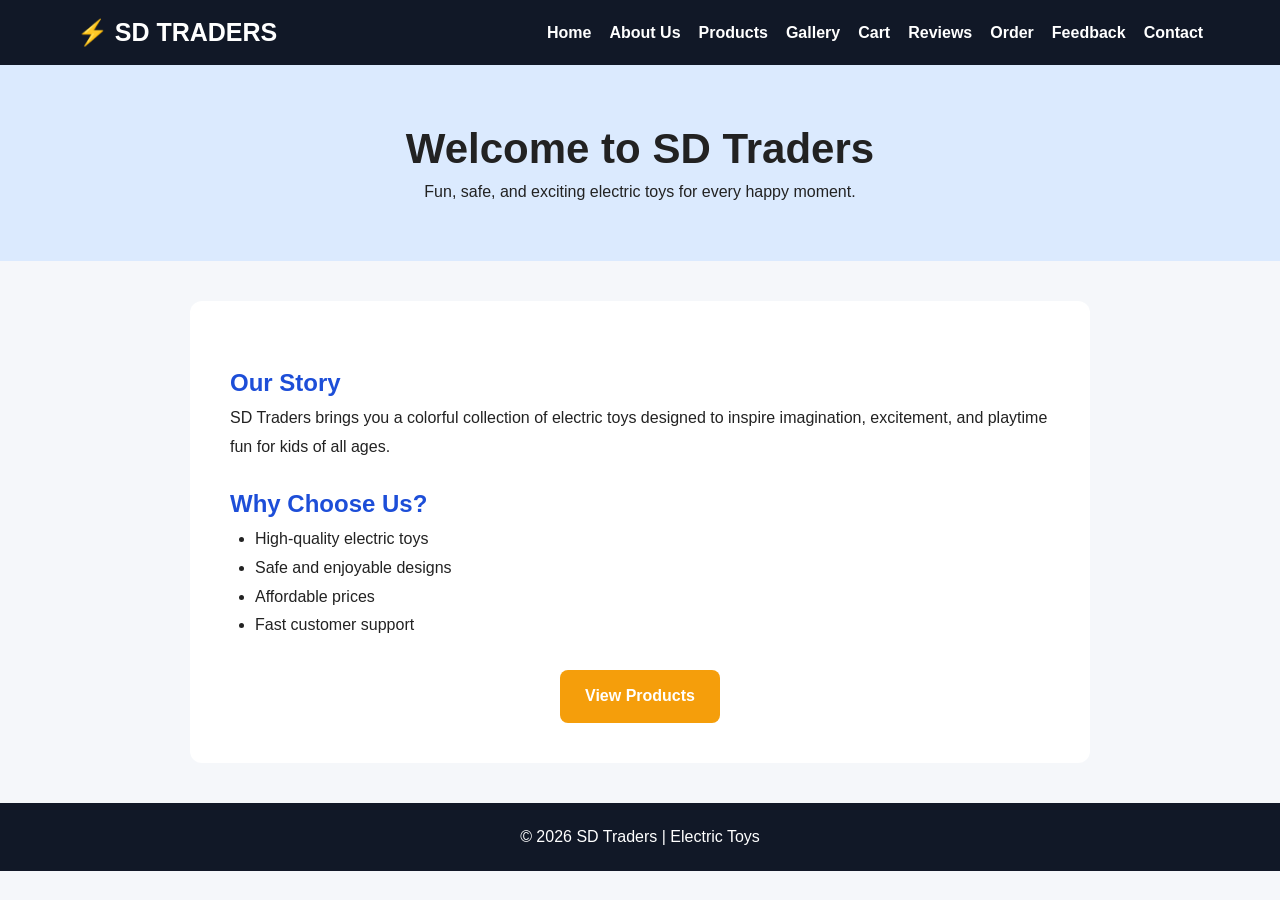
<file: title.html>
<!DOCTYPE html>
<html lang="en">
<head>
    <meta charset="UTF-8">
    <meta name="viewport" content="width=device-width, initial-scale=1.0">
    <title>SD Traders | Title Page</title>
    <link rel="stylesheet" href="css/style.css">
</head>
<body>

<header>
    <div class="logo">⚡ SD TRADERS</div>
    <nav>
        <a href="index.html">Home</a>
        <a href="about.html">About Us</a>
        <a href="products.html">Products</a>
        <a href="gallery.html">Gallery</a>
        <a href="cart.html">Cart</a>
        <a href="reviews.html">Reviews</a>
        <a href="order.html">Order</a>
        <a href="feedback.html">Feedback</a>
        <a href="contact.html">Contact</a>
    </nav>
</header>

<section class="page-title">
    <h1>Welcome to SD Traders</h1>
    <p>Fun, safe, and exciting electric toys for every happy moment.</p>
</section>

<section class="content">
    <h2>Our Story</h2>
    <p>
        SD Traders brings you a colorful collection of electric toys designed to inspire imagination,
        excitement, and playtime fun for kids of all ages.
    </p>

    <h2>Why Choose Us?</h2>
    <ul>
        <li>High-quality electric toys</li>
        <li>Safe and enjoyable designs</li>
        <li>Affordable prices</li>
        <li>Fast customer support</li>
    </ul>

    <div style="text-align: center; margin-top: 30px;">
        <a href="products.html" class="btn">View Products</a>
    </div>
</section>

<footer>
    <p>© 2026 SD Traders | Electric Toys</p>
</footer>

</body>
</html>
</file>
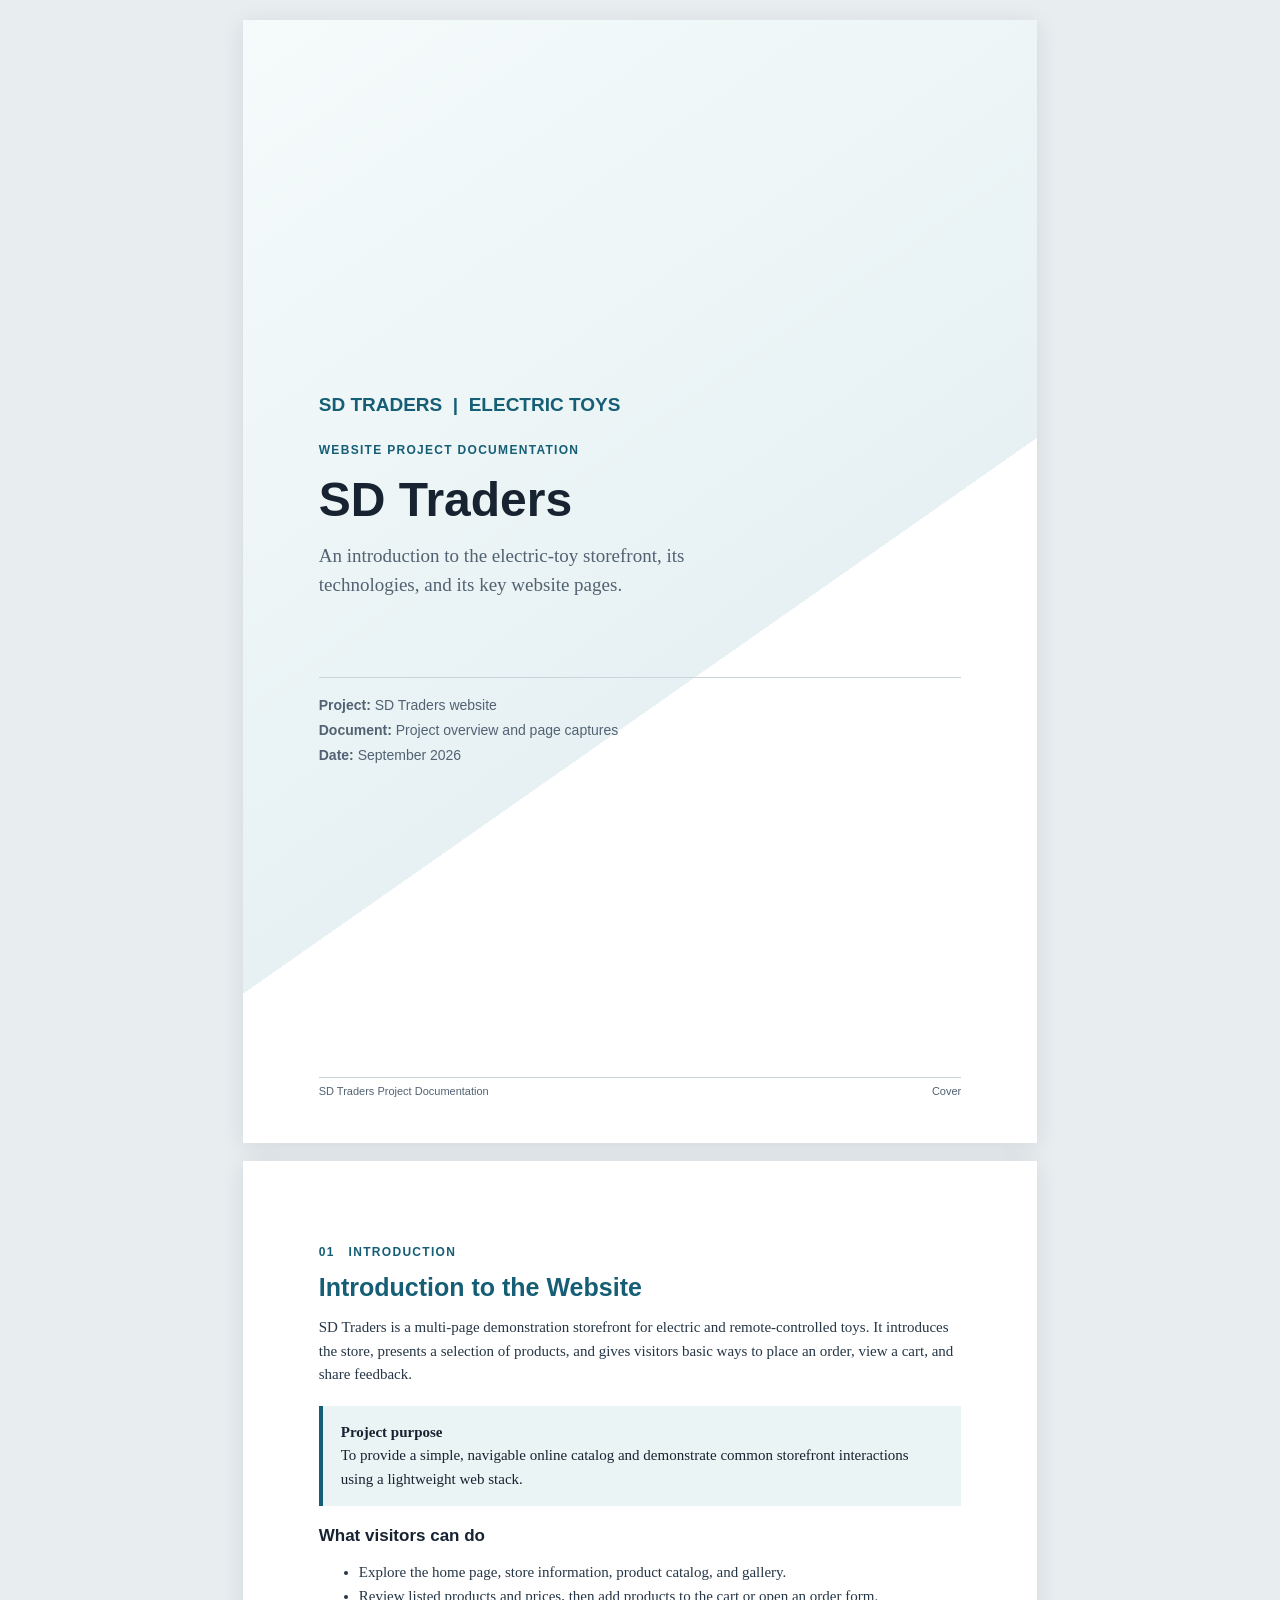
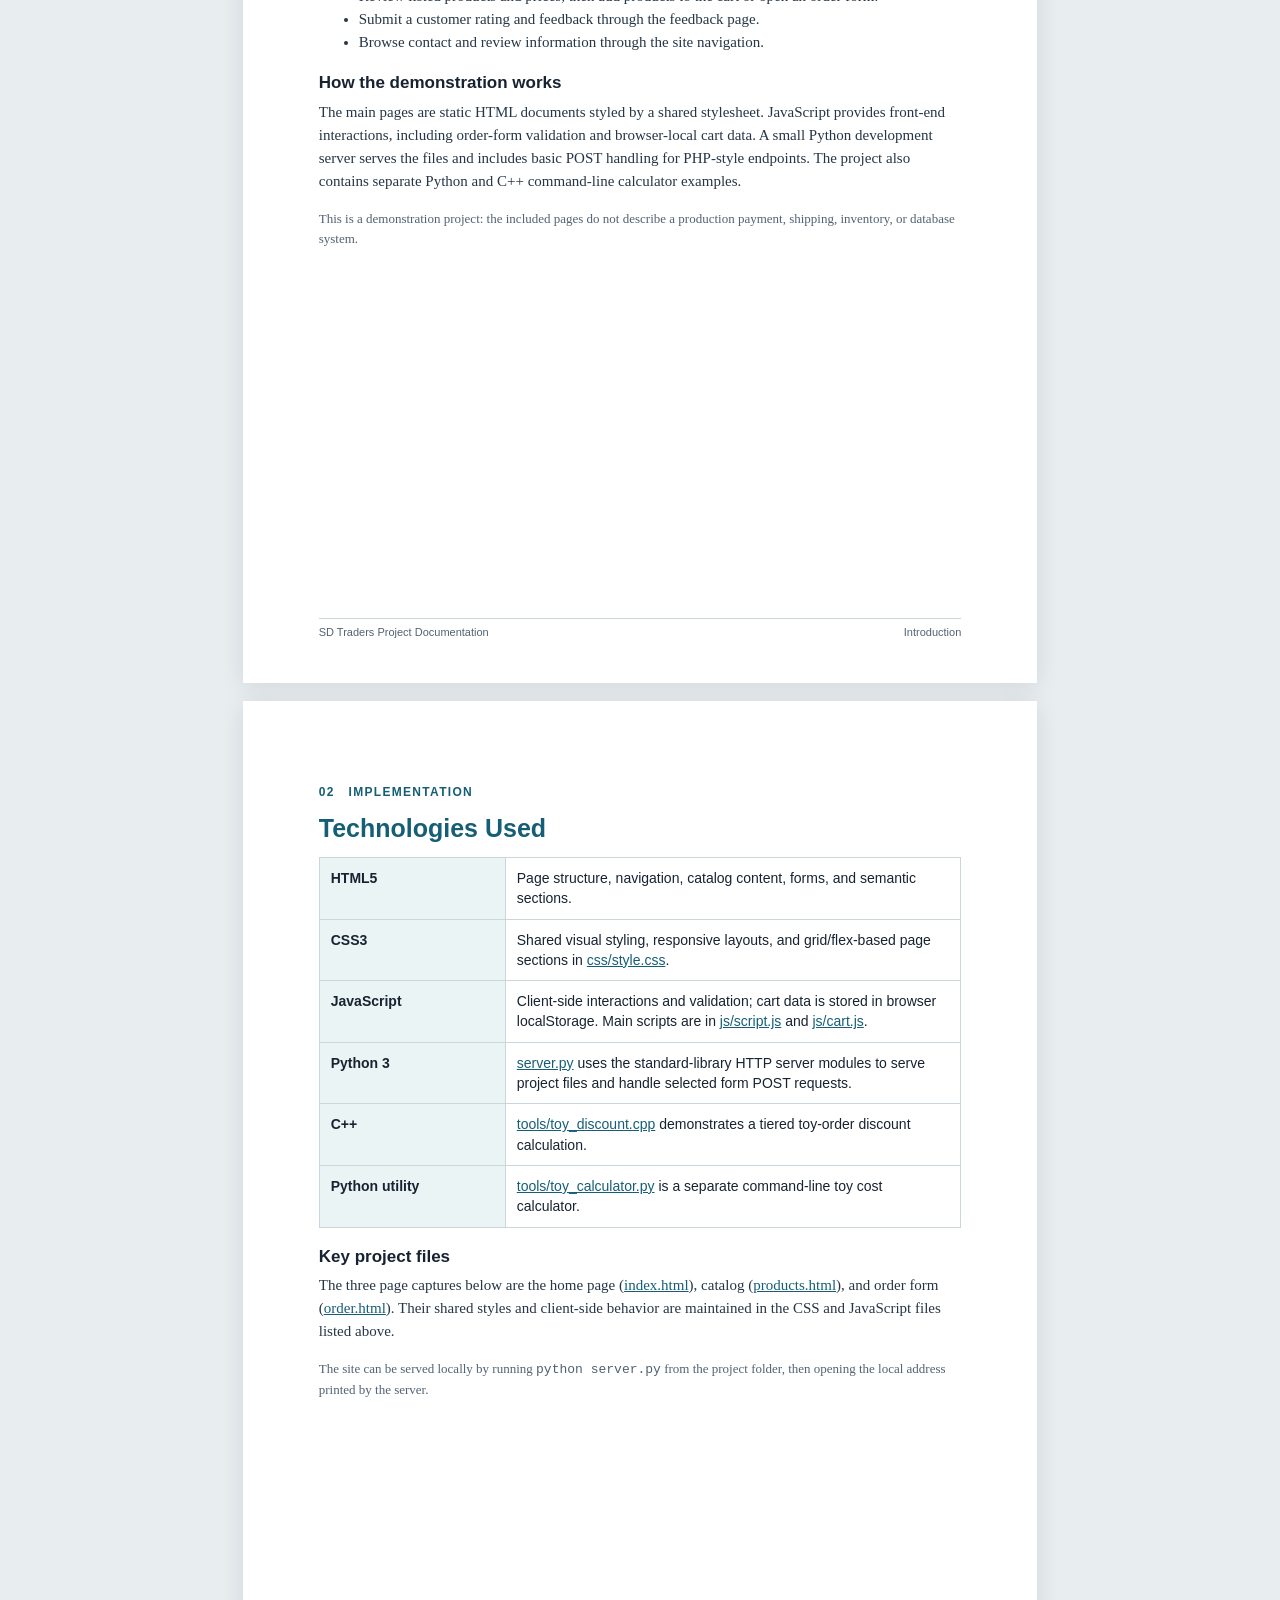
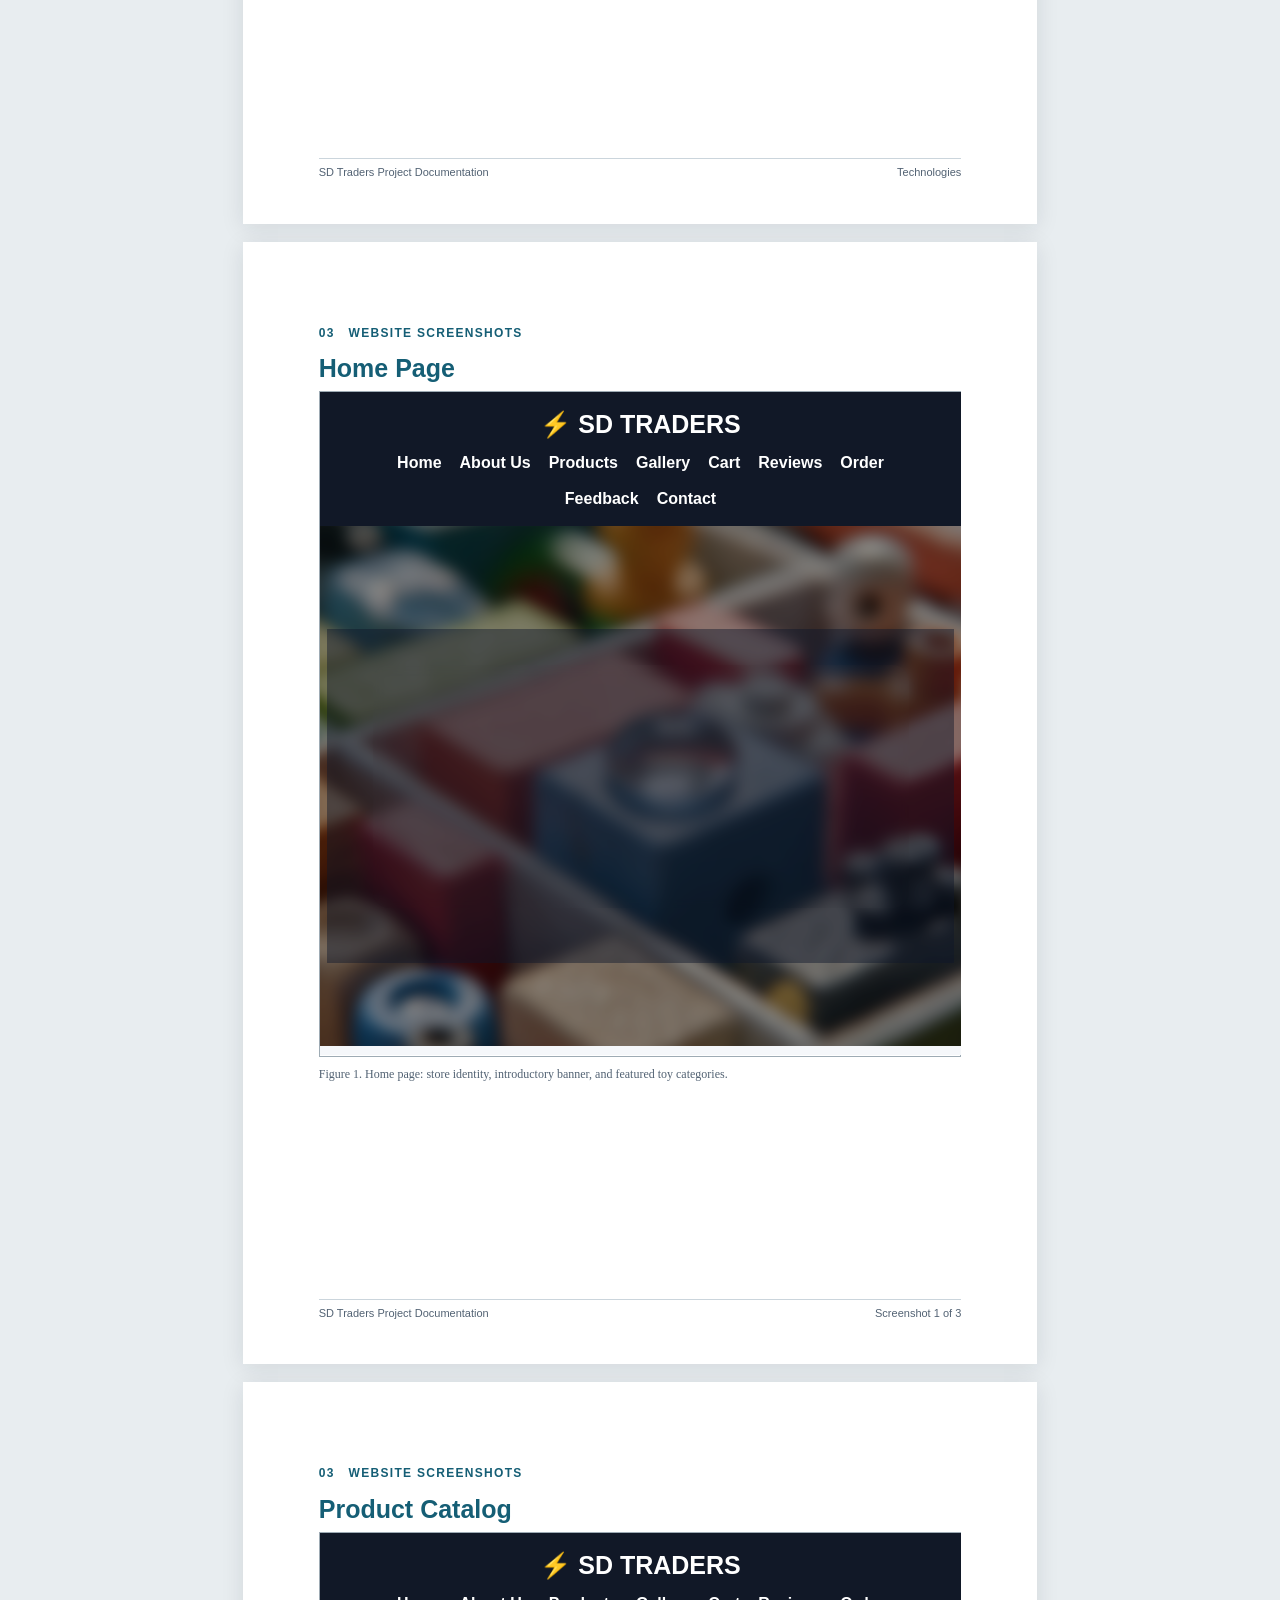
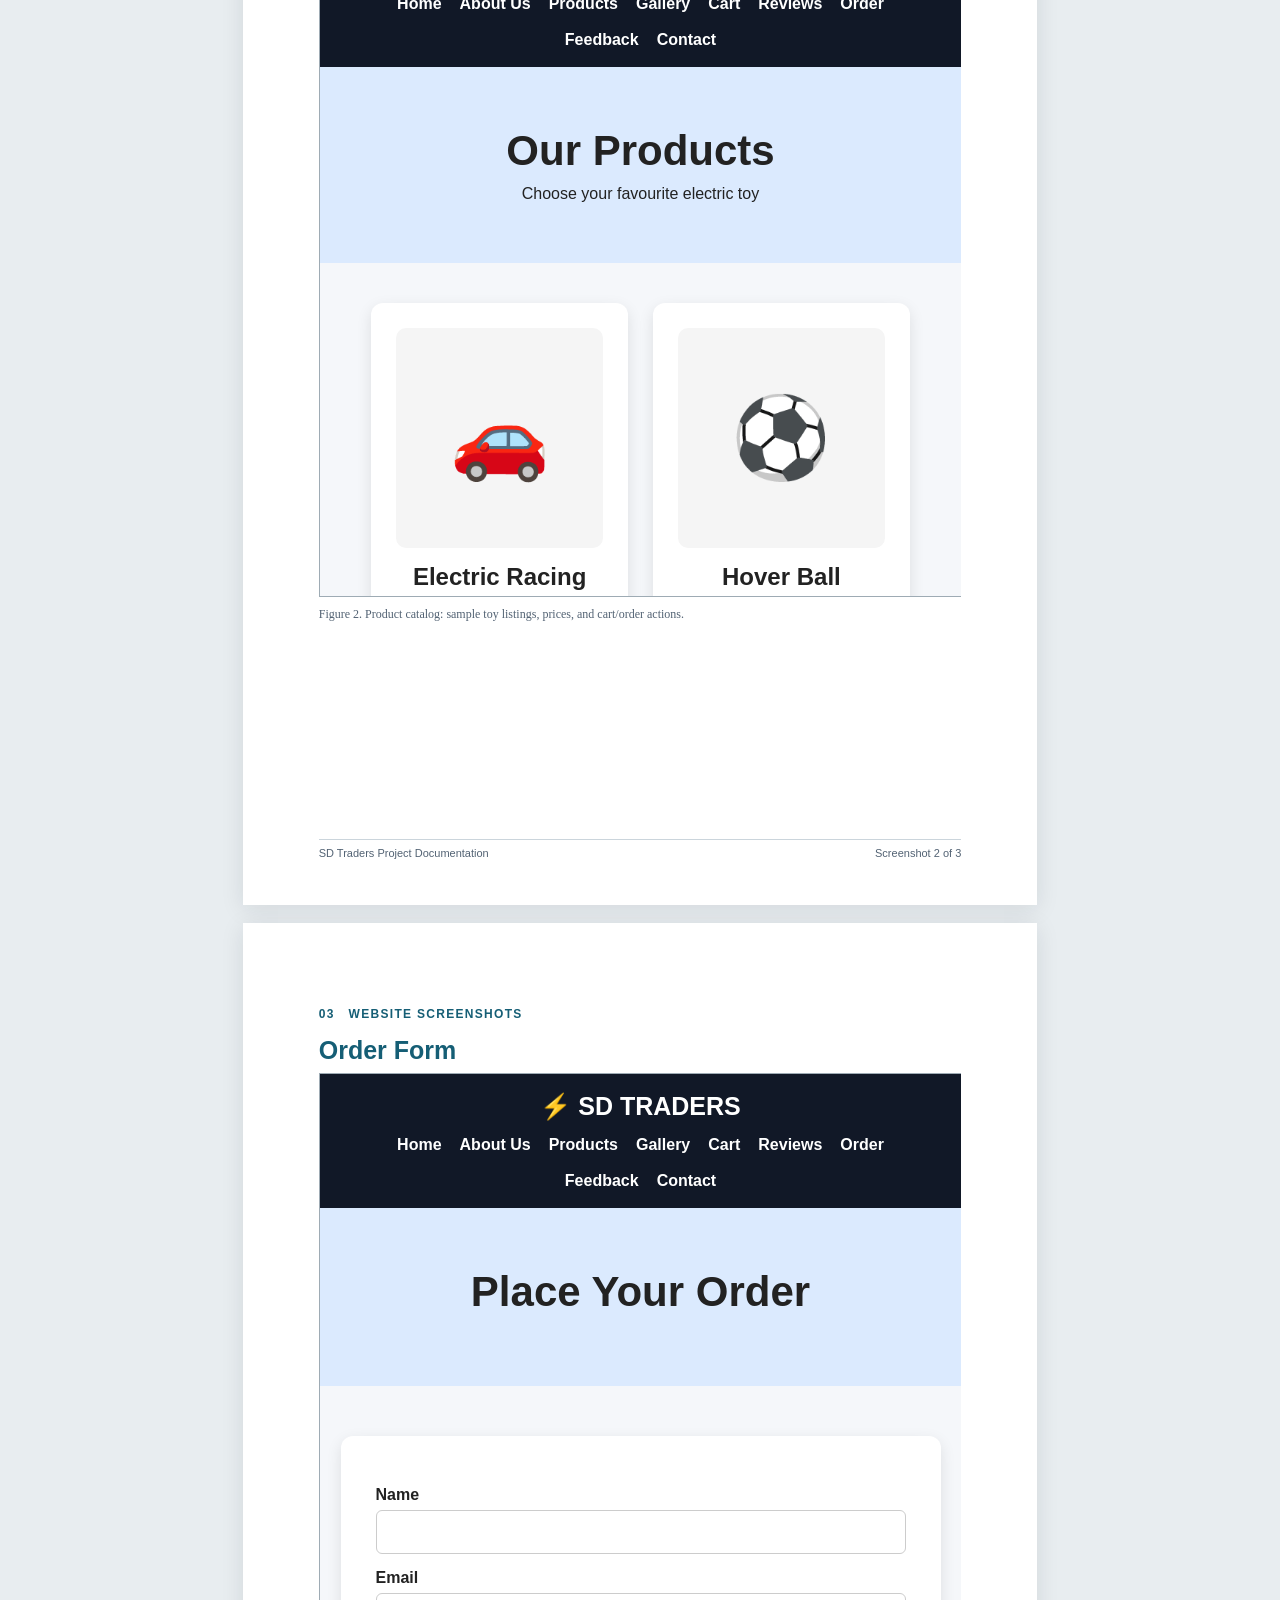
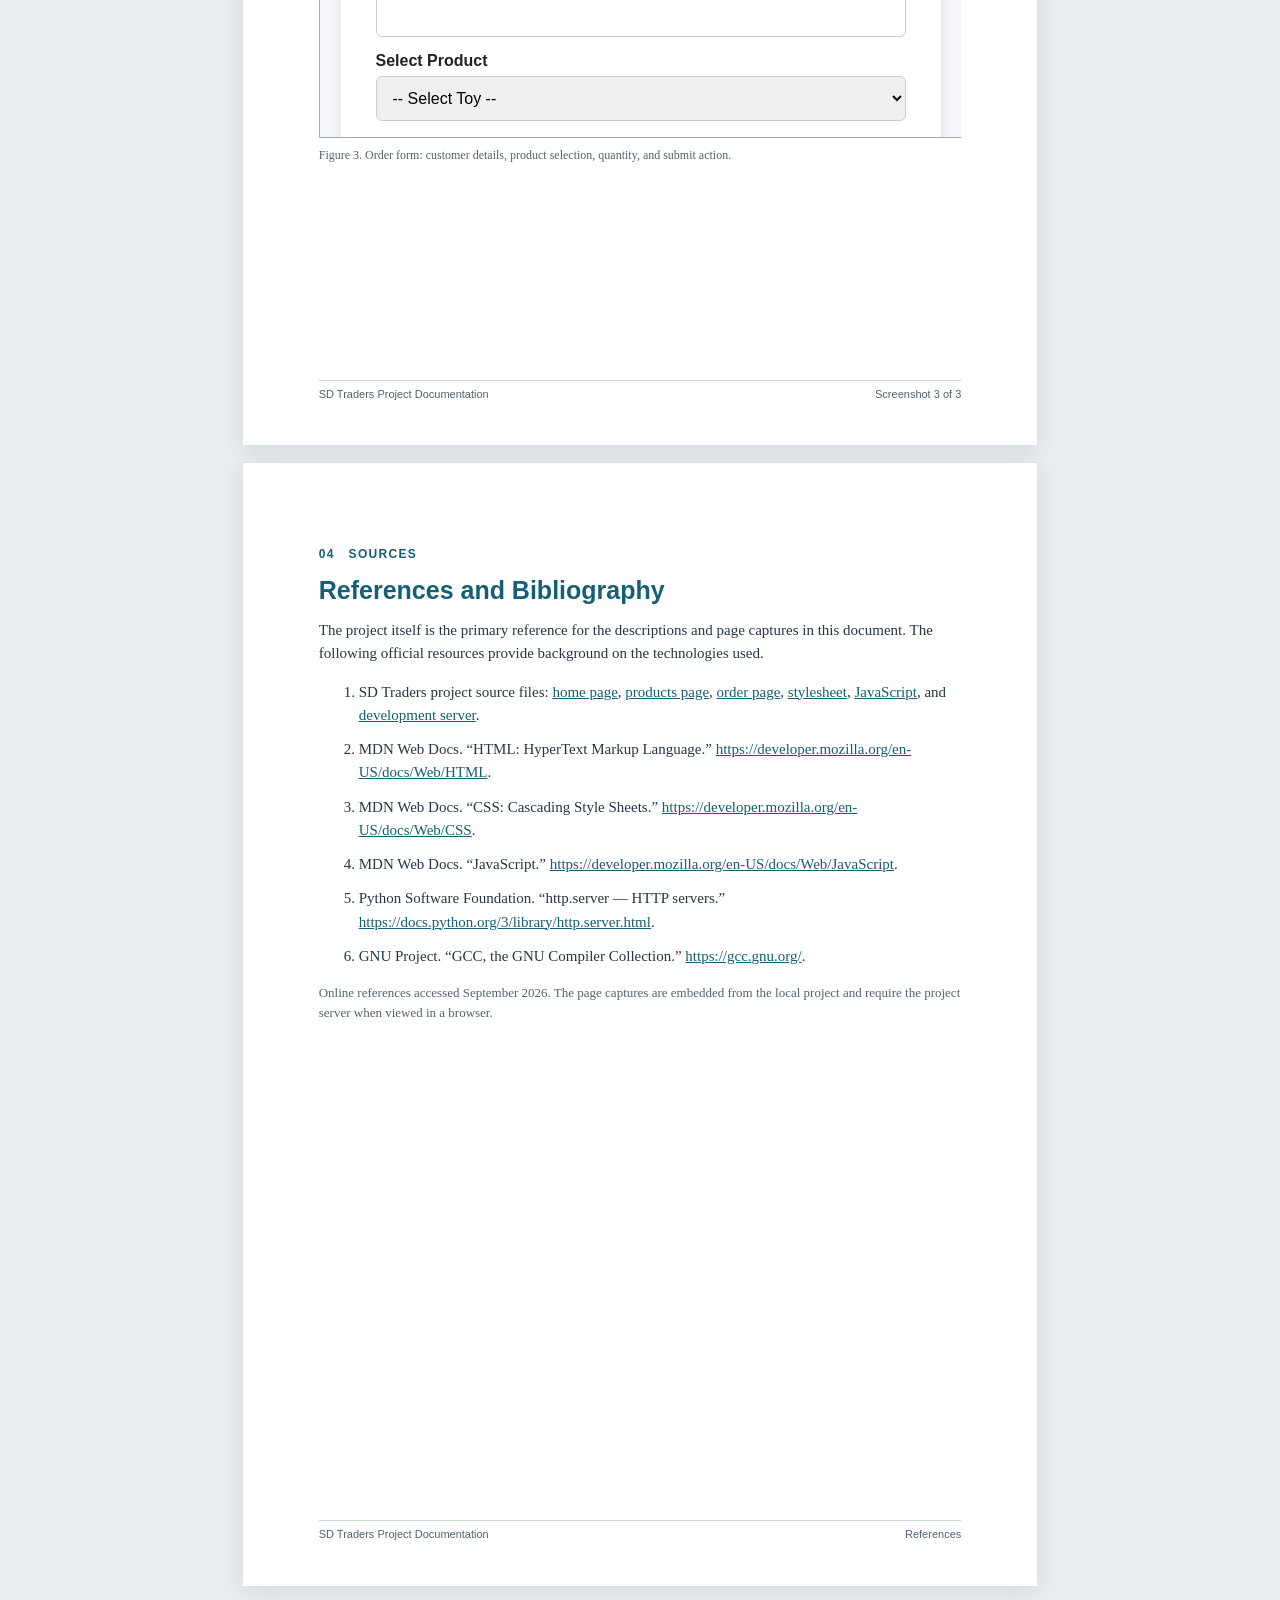
<file: docs/SD_Traders_Project_Documentation.html>
<!DOCTYPE html>
<html lang="en">
<head>
    <meta charset="UTF-8">
    <meta name="viewport" content="width=device-width, initial-scale=1.0">
    <title>SD Traders | Project Documentation</title>
    <style>
        :root {
            --ink: #172331;
            --muted: #526273;
            --blue: #155e75;
            --pale: #eaf4f5;
            --line: #cbd5dc;
            --paper: #fff;
        }
        * { box-sizing: border-box; }
        body {
            margin: 0;
            background: #e8edf0;
            color: var(--ink);
            font: 15px/1.55 Georgia, "Times New Roman", serif;
        }
        .document { width: min(210mm, 100%); margin: 20px auto; }
        .sheet {
            position: relative;
            min-height: 297mm;
            padding: 22mm 20mm;
            margin: 0 0 18px;
            overflow: hidden;
            background: var(--paper);
            box-shadow: 0 4px 22px #18212b1a;
            page-break-after: always;
            break-after: page;
        }
        .sheet:last-child { page-break-after: auto; break-after: auto; }
        h1, h2, h3, p { margin-top: 0; }
        h1, h2, h3 { font-family: "Segoe UI", Arial, sans-serif; line-height: 1.2; }
        h1 { font-size: 34px; }
        h2 { margin-bottom: 14px; color: var(--blue); font-size: 25px; }
        h3 { margin: 19px 0 7px; font-size: 17px; }
        p, li { color: #263646; }
        a { color: var(--blue); overflow-wrap: anywhere; }
        .eyebrow { color: var(--blue); font: bold 12px/1.4 "Segoe UI", Arial, sans-serif; letter-spacing: 1.3px; text-transform: uppercase; }
        .cover {
            display: flex;
            flex-direction: column;
            justify-content: center;
            background: linear-gradient(145deg, #f5fbfb 0%, #e7f1f3 58%, #fff 58%);
        }
        .cover-mark { margin-bottom: 26px; color: var(--blue); font: bold 19px "Segoe UI", Arial, sans-serif; }
        .cover h1 { max-width: 550px; margin-bottom: 12px; font-size: 48px; }
        .cover .subtitle { max-width: 470px; color: var(--muted); font-size: 19px; }
        .cover-meta { margin-top: 58px; padding-top: 15px; border-top: 1px solid var(--line); color: var(--muted); font: 14px/1.8 "Segoe UI", Arial, sans-serif; }
        .intro-callout { margin: 20px 0; padding: 15px 18px; border-left: 4px solid var(--blue); background: var(--pale); }
        .columns { display: grid; grid-template-columns: 1fr 1fr; gap: 20px; }
        .tech-table { width: 100%; border-collapse: collapse; font: 14px/1.45 "Segoe UI", Arial, sans-serif; }
        .tech-table th, .tech-table td { padding: 10px 11px; border: 1px solid var(--line); text-align: left; vertical-align: top; }
        .tech-table th { width: 29%; background: var(--pale); }
        .note { color: var(--muted); font-size: 13px; }
        .capture-title { margin-bottom: 8px; }
        .capture-frame {
            display: block;
            width: 100%;
            height: 176mm;
            border: 1px solid #9eabb4;
            background: white;
        }
        .caption { margin: 8px 0 0; color: var(--muted); font-size: 12px; }
        .refs li { margin-bottom: 11px; overflow-wrap: anywhere; }
        .footer { position: absolute; right: 20mm; bottom: 12mm; left: 20mm; display: flex; justify-content: space-between; border-top: 1px solid var(--line); padding-top: 7px; color: var(--muted); font: 11px "Segoe UI", Arial, sans-serif; }
        @media screen and (max-width: 700px) {
            .document { width: 100%; margin: 0; }
            .sheet { min-height: 100vh; padding: 30px 24px 60px; margin-bottom: 10px; }
            .cover h1 { font-size: 38px; }
            .columns { grid-template-columns: 1fr; gap: 0; }
            .capture-frame { height: 70vh; }
            .footer { right: 24px; bottom: 18px; left: 24px; }
        }
        @media print {
            @page { size: A4; margin: 0; }
            body { background: white; }
            .document { width: auto; margin: 0; }
            .sheet { width: 210mm; height: 297mm; min-height: 0; margin: 0; box-shadow: none; }
            .capture-frame { height: 176mm; }
            a { color: inherit; text-decoration: none; }
        }
    </style>
</head>
<body>
<main class="document">
    <section class="sheet cover">
        <div class="cover-mark">SD TRADERS &nbsp;|&nbsp; ELECTRIC TOYS</div>
        <p class="eyebrow">Website project documentation</p>
        <h1>SD Traders</h1>
        <p class="subtitle">An introduction to the electric-toy storefront, its technologies, and its key website pages.</p>
        <div class="cover-meta">
            <div><strong>Project:</strong> SD Traders website</div>
            <div><strong>Document:</strong> Project overview and page captures</div>
            <div><strong>Date:</strong> September 2026</div>
        </div>
        <div class="footer"><span>SD Traders Project Documentation</span><span>Cover</span></div>
    </section>

    <section class="sheet">
        <p class="eyebrow">01 &nbsp; Introduction</p>
        <h2>Introduction to the Website</h2>
        <p>SD Traders is a multi-page demonstration storefront for electric and remote-controlled toys. It introduces the store, presents a selection of products, and gives visitors basic ways to place an order, view a cart, and share feedback.</p>
        <div class="intro-callout"><strong>Project purpose</strong><br>To provide a simple, navigable online catalog and demonstrate common storefront interactions using a lightweight web stack.</div>
        <h3>What visitors can do</h3>
        <ul>
            <li>Explore the home page, store information, product catalog, and gallery.</li>
            <li>Review listed products and prices, then add products to the cart or open an order form.</li>
            <li>Submit a customer rating and feedback through the feedback page.</li>
            <li>Browse contact and review information through the site navigation.</li>
        </ul>
        <h3>How the demonstration works</h3>
        <p>The main pages are static HTML documents styled by a shared stylesheet. JavaScript provides front-end interactions, including order-form validation and browser-local cart data. A small Python development server serves the files and includes basic POST handling for PHP-style endpoints. The project also contains separate Python and C++ command-line calculator examples.</p>
        <p class="note">This is a demonstration project: the included pages do not describe a production payment, shipping, inventory, or database system.</p>
        <div class="footer"><span>SD Traders Project Documentation</span><span>Introduction</span></div>
    </section>

    <section class="sheet">
        <p class="eyebrow">02 &nbsp; Implementation</p>
        <h2>Technologies Used</h2>
        <table class="tech-table">
            <tbody>
                <tr><th>HTML5</th><td>Page structure, navigation, catalog content, forms, and semantic sections.</td></tr>
                <tr><th>CSS3</th><td>Shared visual styling, responsive layouts, and grid/flex-based page sections in <a href="../css/style.css">css/style.css</a>.</td></tr>
                <tr><th>JavaScript</th><td>Client-side interactions and validation; cart data is stored in browser localStorage. Main scripts are in <a href="../js/script.js">js/script.js</a> and <a href="../js/cart.js">js/cart.js</a>.</td></tr>
                <tr><th>Python 3</th><td><a href="../server.py">server.py</a> uses the standard-library HTTP server modules to serve project files and handle selected form POST requests.</td></tr>
                <tr><th>C++</th><td><a href="../tools/toy_discount.cpp">tools/toy_discount.cpp</a> demonstrates a tiered toy-order discount calculation.</td></tr>
                <tr><th>Python utility</th><td><a href="../tools/toy_calculator.py">tools/toy_calculator.py</a> is a separate command-line toy cost calculator.</td></tr>
            </tbody>
        </table>
        <h3>Key project files</h3>
        <p>The three page captures below are the home page (<a href="../index.html">index.html</a>), catalog (<a href="../products.html">products.html</a>), and order form (<a href="../order.html">order.html</a>). Their shared styles and client-side behavior are maintained in the CSS and JavaScript files listed above.</p>
        <p class="note">The site can be served locally by running <code>python server.py</code> from the project folder, then opening the local address printed by the server.</p>
        <div class="footer"><span>SD Traders Project Documentation</span><span>Technologies</span></div>
    </section>

    <section class="sheet">
        <p class="eyebrow">03 &nbsp; Website Screenshots</p>
        <h2 class="capture-title">Home Page</h2>
        <iframe class="capture-frame" src="../index.html" title="SD Traders home page capture"></iframe>
        <p class="caption">Figure 1. Home page: store identity, introductory banner, and featured toy categories.</p>
        <div class="footer"><span>SD Traders Project Documentation</span><span>Screenshot 1 of 3</span></div>
    </section>

    <section class="sheet">
        <p class="eyebrow">03 &nbsp; Website Screenshots</p>
        <h2 class="capture-title">Product Catalog</h2>
        <iframe class="capture-frame" src="../products.html" title="SD Traders product catalog capture"></iframe>
        <p class="caption">Figure 2. Product catalog: sample toy listings, prices, and cart/order actions.</p>
        <div class="footer"><span>SD Traders Project Documentation</span><span>Screenshot 2 of 3</span></div>
    </section>

    <section class="sheet">
        <p class="eyebrow">03 &nbsp; Website Screenshots</p>
        <h2 class="capture-title">Order Form</h2>
        <iframe class="capture-frame" src="../order.html" title="SD Traders order form capture"></iframe>
        <p class="caption">Figure 3. Order form: customer details, product selection, quantity, and submit action.</p>
        <div class="footer"><span>SD Traders Project Documentation</span><span>Screenshot 3 of 3</span></div>
    </section>

    <section class="sheet">
        <p class="eyebrow">04 &nbsp; Sources</p>
        <h2>References and Bibliography</h2>
        <p>The project itself is the primary reference for the descriptions and page captures in this document. The following official resources provide background on the technologies used.</p>
        <ol class="refs">
            <li>SD Traders project source files: <a href="../index.html">home page</a>, <a href="../products.html">products page</a>, <a href="../order.html">order page</a>, <a href="../css/style.css">stylesheet</a>, <a href="../js/script.js">JavaScript</a>, and <a href="../server.py">development server</a>.</li>
            <li>MDN Web Docs. “HTML: HyperText Markup Language.” <a href="https://developer.mozilla.org/en-US/docs/Web/HTML">https://developer.mozilla.org/en-US/docs/Web/HTML</a>.</li>
            <li>MDN Web Docs. “CSS: Cascading Style Sheets.” <a href="https://developer.mozilla.org/en-US/docs/Web/CSS">https://developer.mozilla.org/en-US/docs/Web/CSS</a>.</li>
            <li>MDN Web Docs. “JavaScript.” <a href="https://developer.mozilla.org/en-US/docs/Web/JavaScript">https://developer.mozilla.org/en-US/docs/Web/JavaScript</a>.</li>
            <li>Python Software Foundation. “http.server — HTTP servers.” <a href="https://docs.python.org/3/library/http.server.html">https://docs.python.org/3/library/http.server.html</a>.</li>
            <li>GNU Project. “GCC, the GNU Compiler Collection.” <a href="https://gcc.gnu.org/">https://gcc.gnu.org/</a>.</li>
        </ol>
        <p class="note">Online references accessed September 2026. The page captures are embedded from the local project and require the project server when viewed in a browser.</p>
        <div class="footer"><span>SD Traders Project Documentation</span><span>References</span></div>
    </section>
</main>
</body>
</html>
</file>
<file: css/style.css>
* {
    margin: 0;
    padding: 0;
    box-sizing: border-box;
    font-family: Arial, sans-serif;
}

body {
    background: #f5f7fa;
    color: #222;
}

header {
    background: #111827;
    color: white;
    padding: 18px 6%;
    display: flex;
    justify-content: space-between;
    align-items: center;
    flex-wrap: wrap;
}

.logo {
    font-size: 25px;
    font-weight: bold;
}

nav {
    display: flex;
    gap: 18px;
flex-wrap: wrap;
}

nav a {
    color: white;
    text-decoration: none;
font-weight: bold;
}

nav a:hover {
    color: #facc15;
}

.hero {
    position: relative;
    min-height: 520px;
    display: flex;
    justify-content: center;
    align-items: center;
    text-align: center;
    color: white;
    overflow: hidden;
}

.hero::before {
    content: '';
    position: absolute;
    top: -15px;
    left: -15px;
    right: -15px;
    bottom: -15px;
    background: url('../images/hero-bg.png') no-repeat center center/cover;
    filter: blur(7px) brightness(0.6);
    z-index: 1;
}

.hero > div {
    position: relative;
    z-index: 2;
    background: rgba(15, 23, 42, 0.45);
    padding: 45px 55px;
    border-radius: 16px;
    backdrop-filter: blur(5px);
    border: 1px solid rgba(255, 255, 255, 0.2);
    box-shadow: 0 10px 30px rgba(0, 0, 0, 0.3);
    max-width: 750px;
    margin: 20px;
}

.hero h1 {
    font-size: 55px;
    margin-bottom: 15px;
    text-shadow: 0 2px 10px rgba(0,0,0,0.5);
}

.hero p {
    font-size: 22px;
    margin-bottom: 30px;
    text-shadow: 0 1px 8px rgba(0,0,0,0.5);
}

.btn {
    display: inline-block;
    background: #f59e0b;
    color: white;
    padding: 12px 25px;
    border: none;
    border-radius: 8px;
    text-decoration: none;
    cursor: pointer;
    font-weight: bold;
}

.btn:hover {
    background: #d97706;
}

.welcome {
    padding: 60px 8%;
    text-align: center;
}

.welcome h2 {
    font-size: 35px;
    margin-bottom: 15px;
}

.cards,
.products,
.gallery,
.contact {
    display: grid;
    grid-template-columns: repeat(auto-fit, minmax(230px, 1fr));
    gap: 25px;
    padding: 40px 8%;
}

.card,
.product,
.gallery-item,
.contact-box {
    background: white;
    padding: 25px;
    text-align: center;
    border-radius: 12px;
    box-shadow: 0 5px 15px rgba(0,0,0,0.1);
}

.toy-icon,
.product-img {
    font-size: 80px;
    margin-bottom: 15px;
}

.card h3,
.product h2 {
    margin-bottom: 10px;
}

.product h3 {
    margin: 15px 0;
    color: #2563eb;
}

.page-title {
    text-align: center;
    padding: 60px 20px;
    background: #dbeafe;
}

.page-title h1 {
    font-size: 42px;
    margin-bottom: 10px;
}

.content {
    background: white;
    margin: 40px auto;
    padding: 40px;
    max-width: 900px;
    border-radius: 12px;
    line-height: 1.8;
}

.content h2 {
    margin-top: 20px;
    color: #1d4ed8;
}

.content ul {
    margin-left: 25px;
}

.gallery-item img {
    width: 100%;
    height: 220px;
    object-fit: cover;
    border-radius: 10px;
}

.form-container {
    max-width: 600px;
    margin: 50px auto;
    background: white;
    padding: 35px;
    border-radius: 12px;
    box-shadow: 0 5px 15px rgba(0,0,0,0.1);
}
/* Shopping Cart Container */
.cart-container {
    max-width: 1000px;
    margin: 40px auto;
    background: white;
    padding: 35px;
    border: 2px solid #d9dde5;
    border-radius: 15px;
    box-shadow: 0 4px 12px rgba(0, 0, 0, 0.08);
}
form {
    display: flex;
    flex-direction: column;
}

label {
    margin-top: 15px;
    margin-bottom: 6px;
    font-weight: bold;
}

input,
select,
textarea {
    padding: 12px;
    border: 1px solid #ccc;
    border-radius: 6px;
    font-size: 16px;
}

form .btn {
    margin-top: 25px;
}

.success {
    background: #dcfce7;
    padding: 20px;
    margin-bottom: 25px;
    border-radius: 8px;
}

.contact {
    min-height: 400px;
}

footer {
    background: #111827;
    color: white;
    text-align: center;
    padding: 25px;
    margin-top: 40px;
}

@media (max-width: 700px) {

    header {
        justify-content: center;
            gap: 15px;
}
  nav {
    justify-content: center;
}

    .hero h1 {
        font-size: 38px;
}

    .hero p{
        font-size: 18px;
 }
.product-img {
    width: 100%;
    height: 220px;
    display: flex;
    justify-content: center;
    align-items: center;
    overflow: hidden;
    border-radius: 10px;
    background: #f5f5f5;
    margin-bottom: 15px;
}

.product-img img {
    width: 100%;
    height: 100%;
    object-fit: contain;
    display: block;
}

}
</file>
